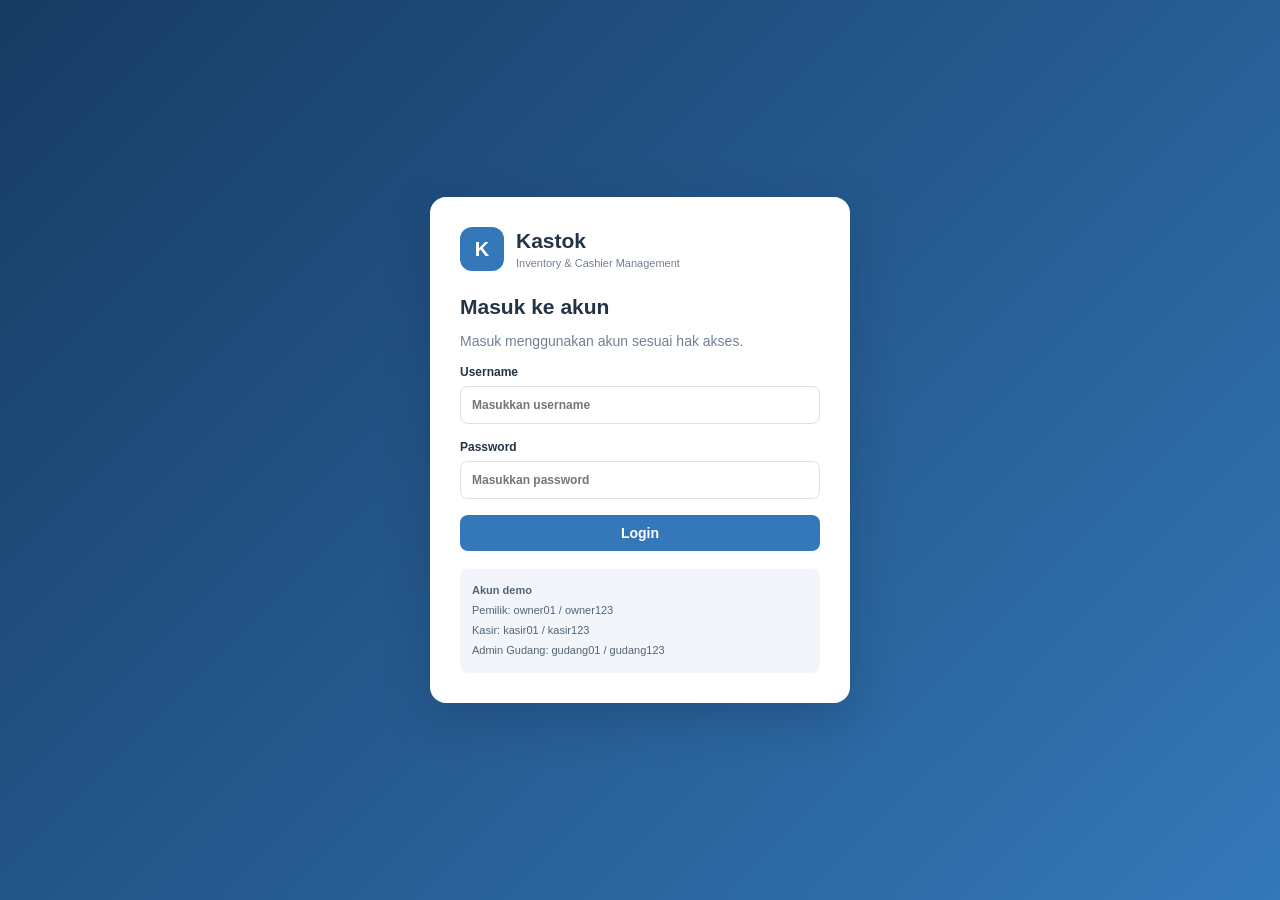
<file: index.html>
<!doctype html>
<html lang="id">
  <head>
    <meta charset="UTF-8" />
    <meta name="viewport" content="width=device-width, initial-scale=1.0" />
    <title>Kastok | Login</title>
    <link rel="stylesheet" href="style.css" />
  </head>
  <body class="login-page">
    <section class="login-card">
      <div class="brand">
        <div class="brand-mark">K</div>
        <div>
          <h1>Kastok</h1>
          <p>Inventory & Cashier Management</p>
        </div>
      </div>

      <h2>Masuk ke akun</h2>
      <p class="muted">Masuk menggunakan akun sesuai hak akses.</p>

      <form id="loginForm">
        <label
          >Username
          <input
            id="username"
            required
            autocomplete="username"
            placeholder="Masukkan username"
          />
        </label>

        <label
          >Password
          <input
            id="password"
            type="password"
            required
            autocomplete="current-password"
            placeholder="Masukkan password"
          />
        </label>

        <button class="btn full" type="submit">Login</button>
        <p id="loginError" class="error"></p>
      </form>

      <div class="demo">
        <b>Akun demo</b><br />
        Pemilik: owner01 / owner123<br />
        Kasir: kasir01 / kasir123<br />
        Admin Gudang: gudang01 / gudang123
      </div>
    </section>

    <script src="app.js"></script>
    <link rel="stylesheet" href="style.css" />
  </body>
</html>
</file>
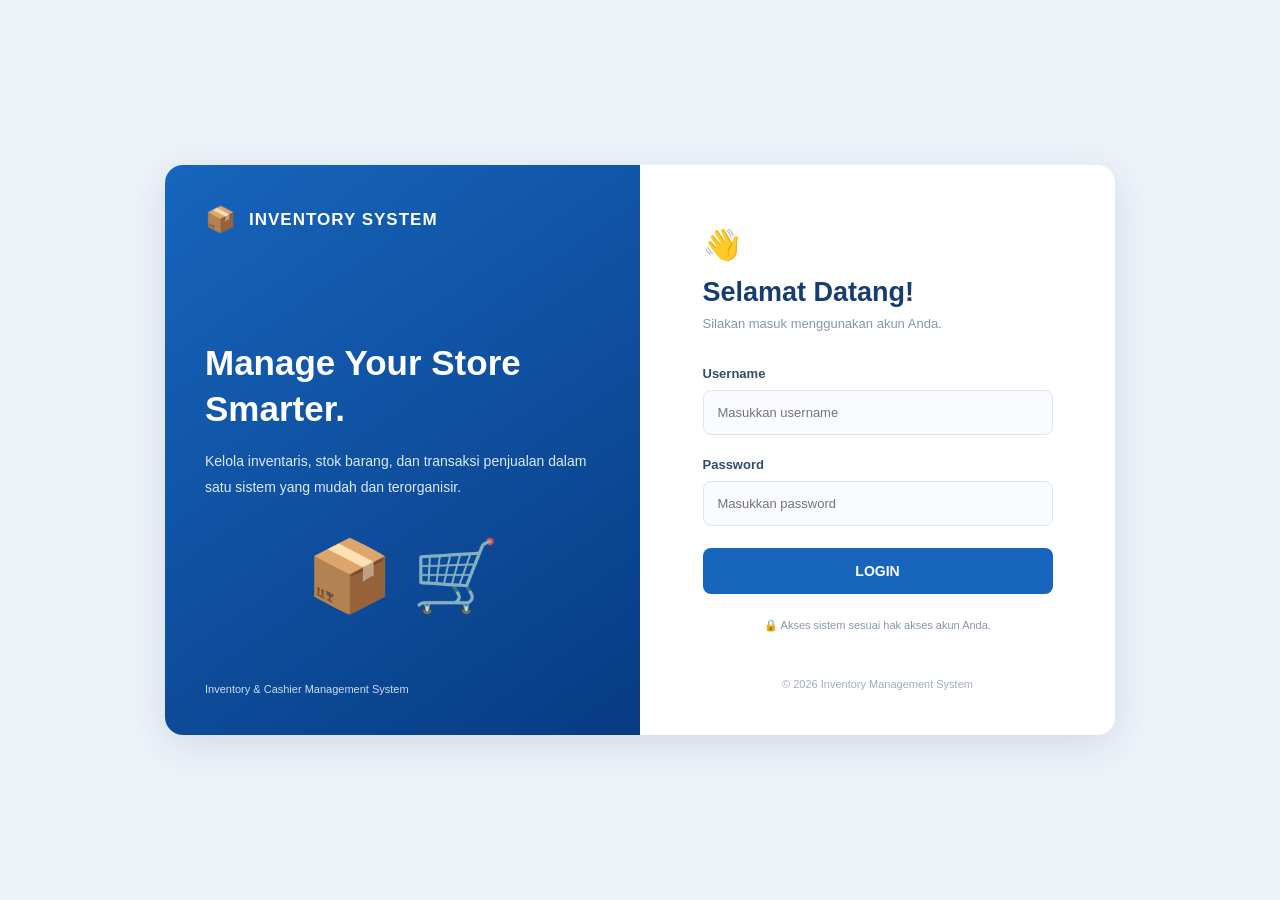
<file: tubez/index.html>
<!doctype html>
<html lang="id">
  <head>
    <meta charset="UTF-8" />
    <meta name="viewport" content="width=device-width, initial-scale=1.0" />
    <title>Login | Inventory System</title>
    <link rel="stylesheet" href="style.css" />
  </head>
  <body>
    <div class="login-container">
      <!-- BAGIAN KIRI -->
      <div class="left-panel">
        <div class="brand">
          <div class="brand-icon">📦</div>
          <span>INVENTORY SYSTEM</span>
        </div>

        <div class="welcome">
          <h1>Manage Your Store Smarter.</h1>

          <p>
            Kelola inventaris, stok barang, dan transaksi penjualan dalam satu
            sistem yang mudah dan terorganisir.
          </p>

          <div class="illustration">📦 🛒</div>
        </div>

        <div class="left-footer">Inventory & Cashier Management System</div>
      </div>

      <!-- BAGIAN KANAN -->
      <div class="right-panel">
        <div class="login-form">
          <div class="form-icon">👋</div>

          <h2>Selamat Datang!</h2>

          <p class="subtitle">Silakan masuk menggunakan akun Anda.</p>

          <form id="loginForm">
            <div class="input-group">
              <label>Username</label>

              <input
                type="text"
                id="username"
                placeholder="Masukkan username"
                required
              />
            </div>

            <div class="input-group">
              <label>Password</label>

              <input
                type="password"
                id="password"
                placeholder="Masukkan password"
                required
              />
            </div>

            <button type="submit">LOGIN</button>
          </form>

          <div class="security-info">
            <span>🔒</span>
            Akses sistem sesuai hak akses akun Anda.
          </div>
        </div>

        <div class="right-footer">© 2026 Inventory Management System</div>
      </div>
    </div>
    <script src="login.js"></script>
  </body>
</html>
</file>
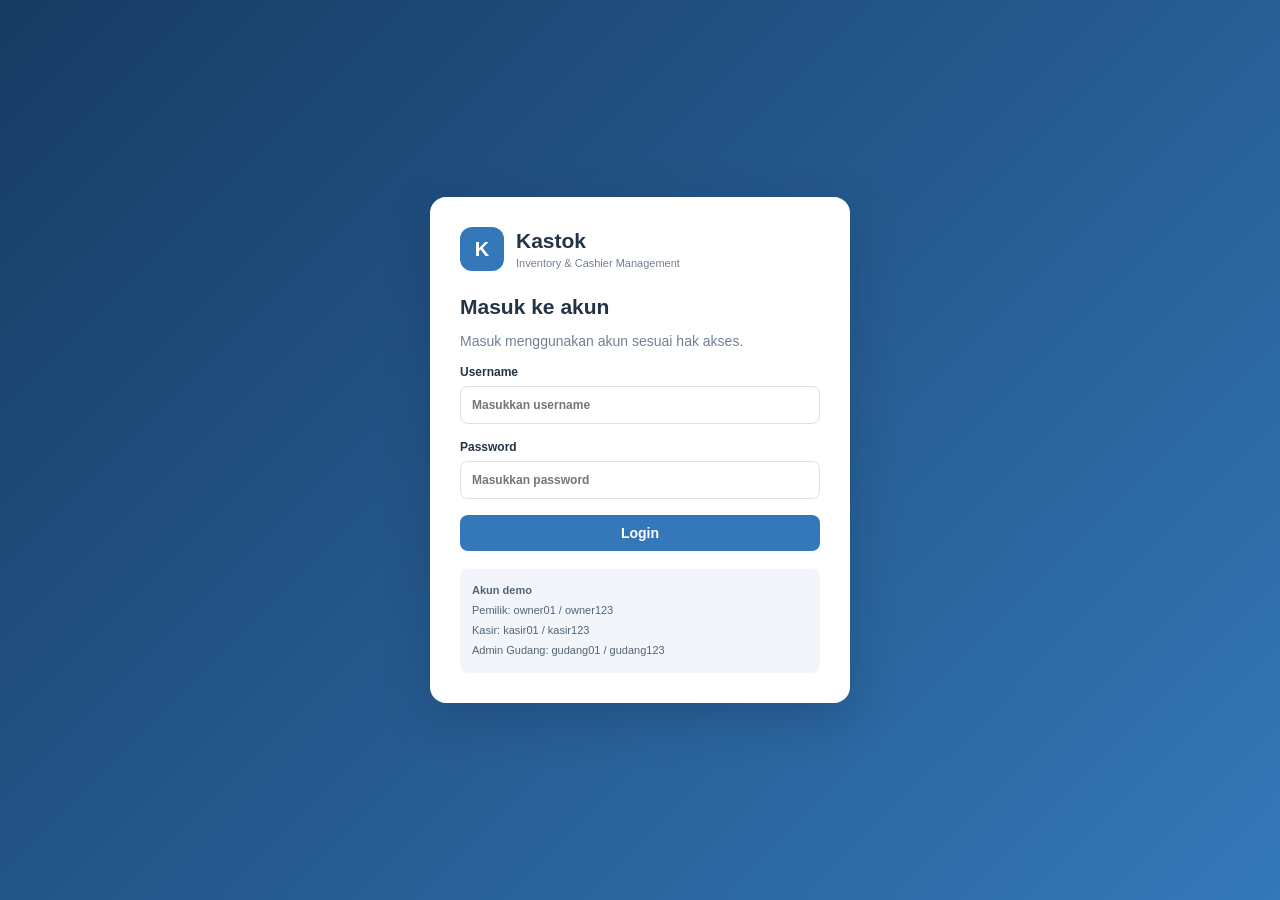
<file: barang.html>
<!doctype html>
<html lang="id">
  <head>
    <meta charset="UTF-8" />
    <meta name="viewport" content="width=device-width, initial-scale=1.0" />
    <title>Kastok | Data Barang</title>
    <link rel="stylesheet" href="style.css" />
  </head>
  <body>
    <div class="layout">
      <aside class="sidebar">
        <a class="brand side-brand" href="dashboard.html">
          <div class="brand-mark">K</div>
          <div>
            <h2>Kastok</h2>
            <p>Inventory Management</p>
          </div>
        </a>
        <nav id="navigation"></nav>
        <div class="side-user">
          <b id="sideName"></b>
          <span id="sideRole"></span>
          <button id="logoutBtn" class="btn btn-ghost full">Logout</button>
        </div>
      </aside>
      <main class="main">
        <header class="topbar">
          <div>
            <h3>Data Barang</h3>
            <p>Sistem Manajemen Inventaris dan Kasir Toko</p>
          </div>
          <div class="user-info">
            <b id="topName"></b><span id="topRole"></span>
          </div>
        </header>
        <section class="content"><div id="pageContent"></div></section>
      </main>
    </div>
    <div id="modalRoot"></div>
    <div id="printArea"></div>
    <script src="app.js"></script>
    <link rel="stylesheet" href="style.css" />
  </body>
</html>
</file>
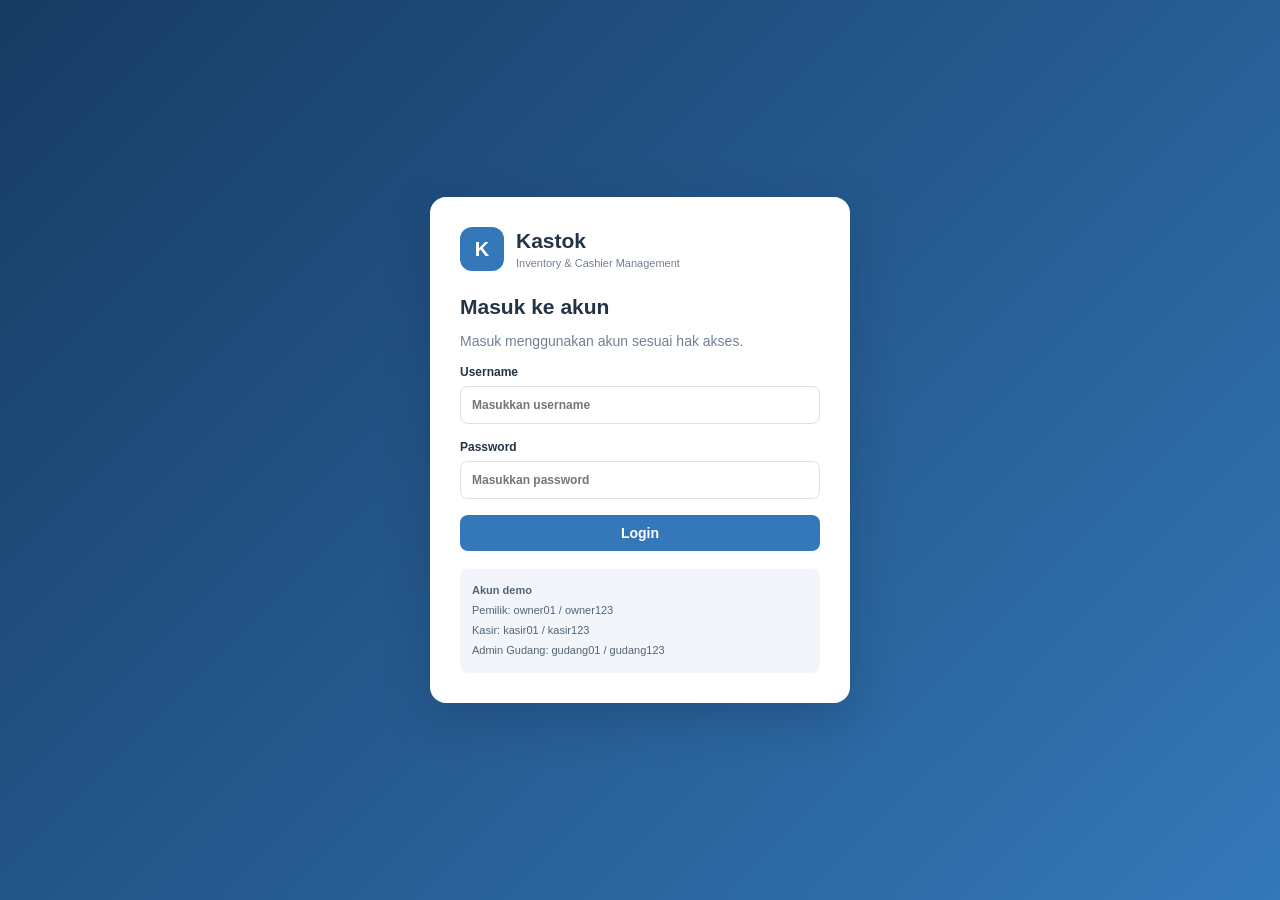
<file: bukti.html>
<!doctype html>
<html lang="id">
  <head>
    <meta charset="UTF-8" />
    <meta name="viewport" content="width=device-width, initial-scale=1.0" />
    <title>Kastok | Bukti Transaksi</title>
    <link rel="stylesheet" href="style.css" />
  </head>
  <body>
    <div class="layout">
      <aside class="sidebar">
        <a class="brand side-brand" href="dashboard.html">
          <div class="brand-mark">K</div>
          <div>
            <h2>Kastok</h2>
            <p>Inventory Management</p>
          </div>
        </a>
        <nav id="navigation"></nav>
        <div class="side-user">
          <b id="sideName"></b>
          <span id="sideRole"></span>
          <button id="logoutBtn" class="btn btn-ghost full">Logout</button>
        </div>
      </aside>
      <main class="main">
        <header class="topbar">
          <div>
            <h3>Bukti Transaksi</h3>
            <p>Sistem Manajemen Inventaris dan Kasir Toko</p>
          </div>
          <div class="user-info">
            <b id="topName"></b><span id="topRole"></span>
          </div>
        </header>
        <section class="content"><div id="pageContent"></div></section>
      </main>
    </div>
    <div id="modalRoot"></div>
    <div id="printArea"></div>
    <script src="app.js"></script>
    <link rel="stylesheet" href="style.css" />
  </body>
</html>
</file>
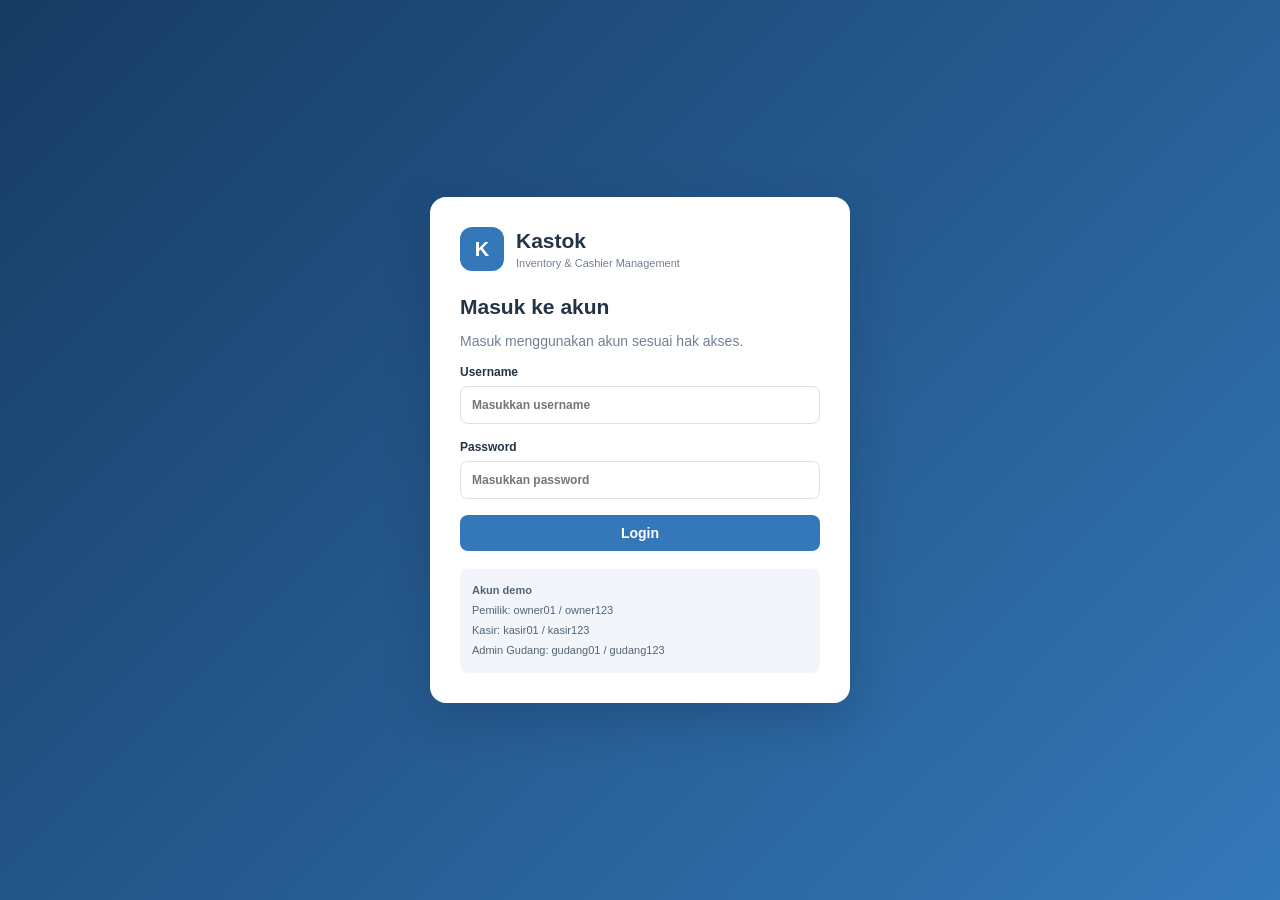
<file: dashboard.html>
<!doctype html>
<html lang="id">
  <head>
    <meta charset="UTF-8" />
    <meta name="viewport" content="width=device-width, initial-scale=1.0" />
    <title>Kastok | Dashboard</title>
    <link rel="stylesheet" href="style.css" />
  </head>
  <body>
    <div class="layout">
      <aside class="sidebar">
        <a class="brand side-brand" href="dashboard.html">
          <div class="brand-mark">K</div>
          <div>
            <h2>Kastok</h2>
            <p>Inventory Management</p>
          </div>
        </a>

        <nav id="navigation"></nav>

        <div class="side-user">
          <b id="sideName"></b>
          <span id="sideRole"></span>
          <button id="logoutBtn" class="btn btn-ghost full">Logout</button>
        </div>
      </aside>

      <main class="main">
        <header class="topbar">
          <div>
            <h3>Dashboard</h3>
            <p>Sistem Manajemen Inventaris dan Kasir Toko</p>
          </div>
          <div class="user-info">
            <b id="topName"></b>
            <span id="topRole"></span>
          </div>
        </header>

        <section class="content">
          <div id="pageContent"></div>
        </section>
      </main>
    </div>

    <div id="modalRoot"></div>
    <div id="printArea"></div>

    <script src="app.js"></script>
    <link rel="stylesheet" href="style.css" />
  </body>
</html>
</file>
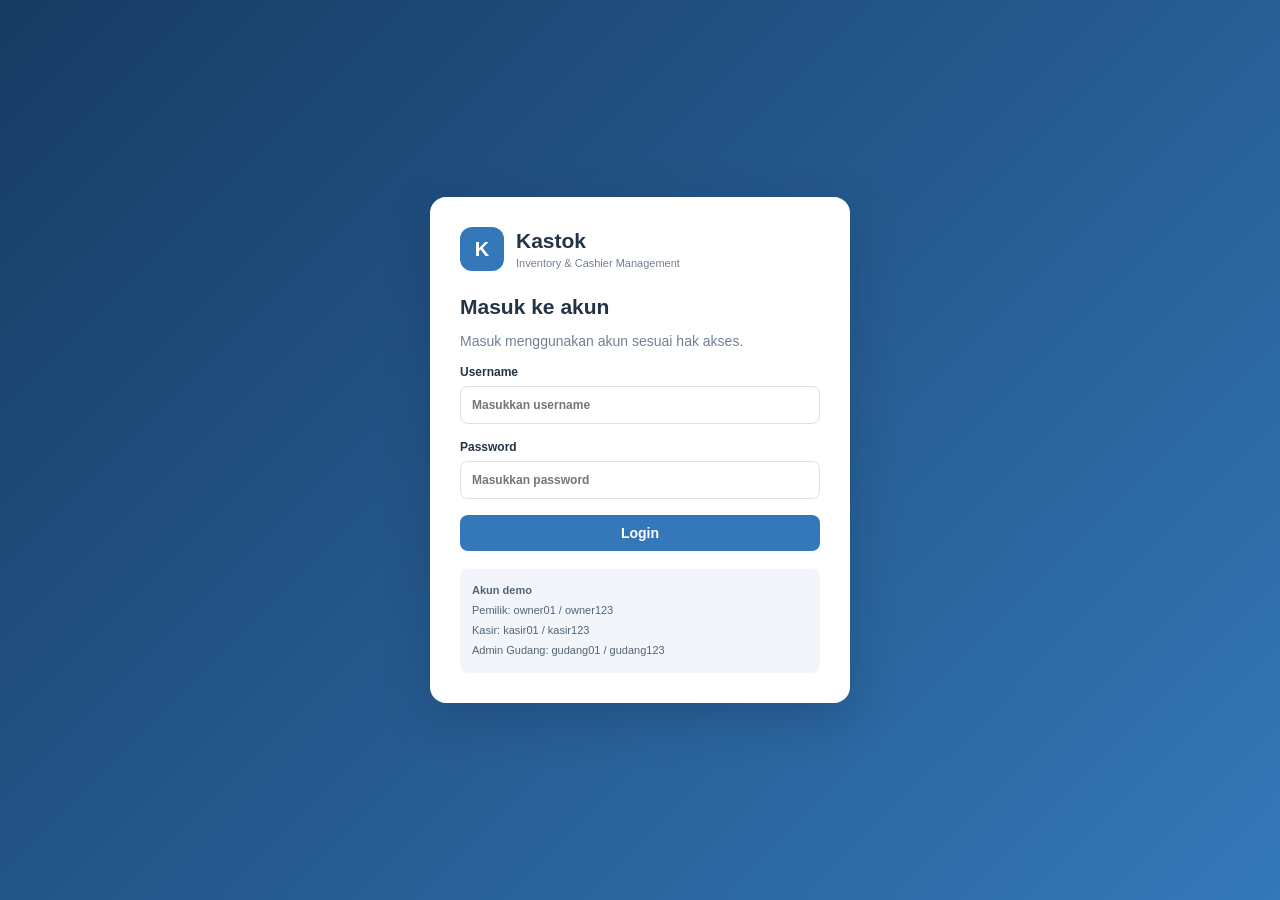
<file: laporan.html>
<!doctype html>
<html lang="id">
  <head>
    <meta charset="UTF-8" />
    <meta name="viewport" content="width=device-width, initial-scale=1.0" />
    <title>Kastok | Laporan Penjualan</title>
    <link rel="stylesheet" href="style.css" />
  </head>
  <body>
    <div class="layout">
      <aside class="sidebar">
        <a class="brand side-brand" href="dashboard.html">
          <div class="brand-mark">K</div>
          <div>
            <h2>Kastok</h2>
            <p>Inventory Management</p>
          </div>
        </a>
        <nav id="navigation"></nav>
        <div class="side-user">
          <b id="sideName"></b>
          <span id="sideRole"></span>
          <button id="logoutBtn" class="btn btn-ghost full">Logout</button>
        </div>
      </aside>
      <main class="main">
        <header class="topbar">
          <div>
            <h3>Laporan Penjualan</h3>
            <p>Sistem Manajemen Inventaris dan Kasir Toko</p>
          </div>
          <div class="user-info">
            <b id="topName"></b><span id="topRole"></span>
          </div>
        </header>
        <section class="content"><div id="pageContent"></div></section>
      </main>
    </div>
    <div id="modalRoot"></div>
    <div id="printArea"></div>
    <script src="app.js"></script>
    <link rel="stylesheet" href="style.css" />
  </body>
</html>
</file>
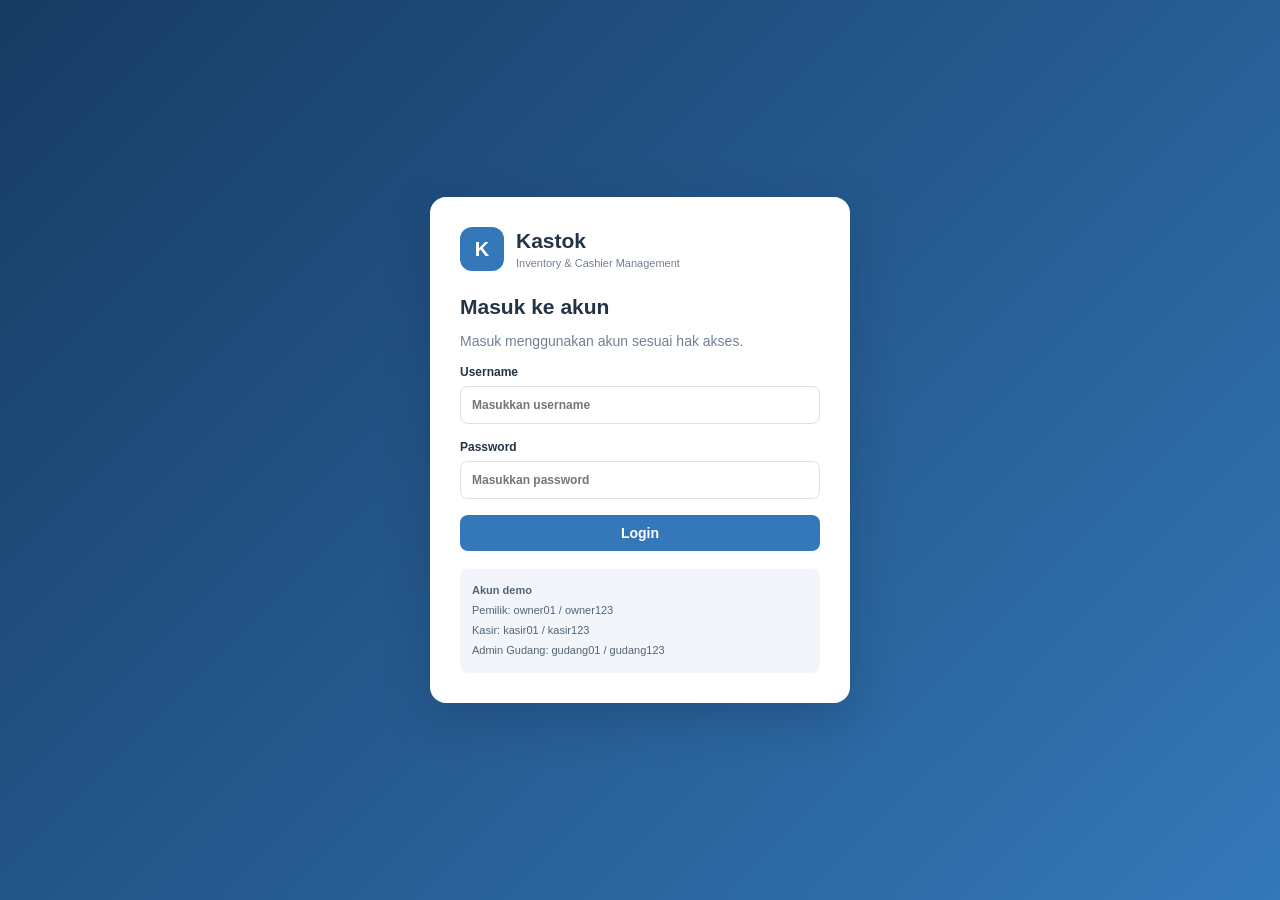
<file: pengajuan.html>
<!doctype html>
<html lang="id">
  <head>
    <meta charset="UTF-8" />
    <meta name="viewport" content="width=device-width, initial-scale=1.0" />
    <title>Kastok | Pengajuan Perubahan</title>
    <link rel="stylesheet" href="style.css" />
  </head>
  <body>
    <div class="layout">
      <aside class="sidebar">
        <a class="brand side-brand" href="dashboard.html">
          <div class="brand-mark">K</div>
          <div>
            <h2>Kastok</h2>
            <p>Inventory Management</p>
          </div>
        </a>
        <nav id="navigation"></nav>
        <div class="side-user">
          <b id="sideName"></b>
          <span id="sideRole"></span>
          <button id="logoutBtn" class="btn btn-ghost full">Logout</button>
        </div>
      </aside>
      <main class="main">
        <header class="topbar">
          <div>
            <h3>Pengajuan Perubahan</h3>
            <p>Sistem Manajemen Inventaris dan Kasir Toko</p>
          </div>
          <div class="user-info">
            <b id="topName"></b><span id="topRole"></span>
          </div>
        </header>
        <section class="content"><div id="pageContent"></div></section>
      </main>
    </div>
    <div id="modalRoot"></div>
    <div id="printArea"></div>
    <script src="app.js"></script>
    <link rel="stylesheet" href="style.css" />
  </body>
</html>
</file>
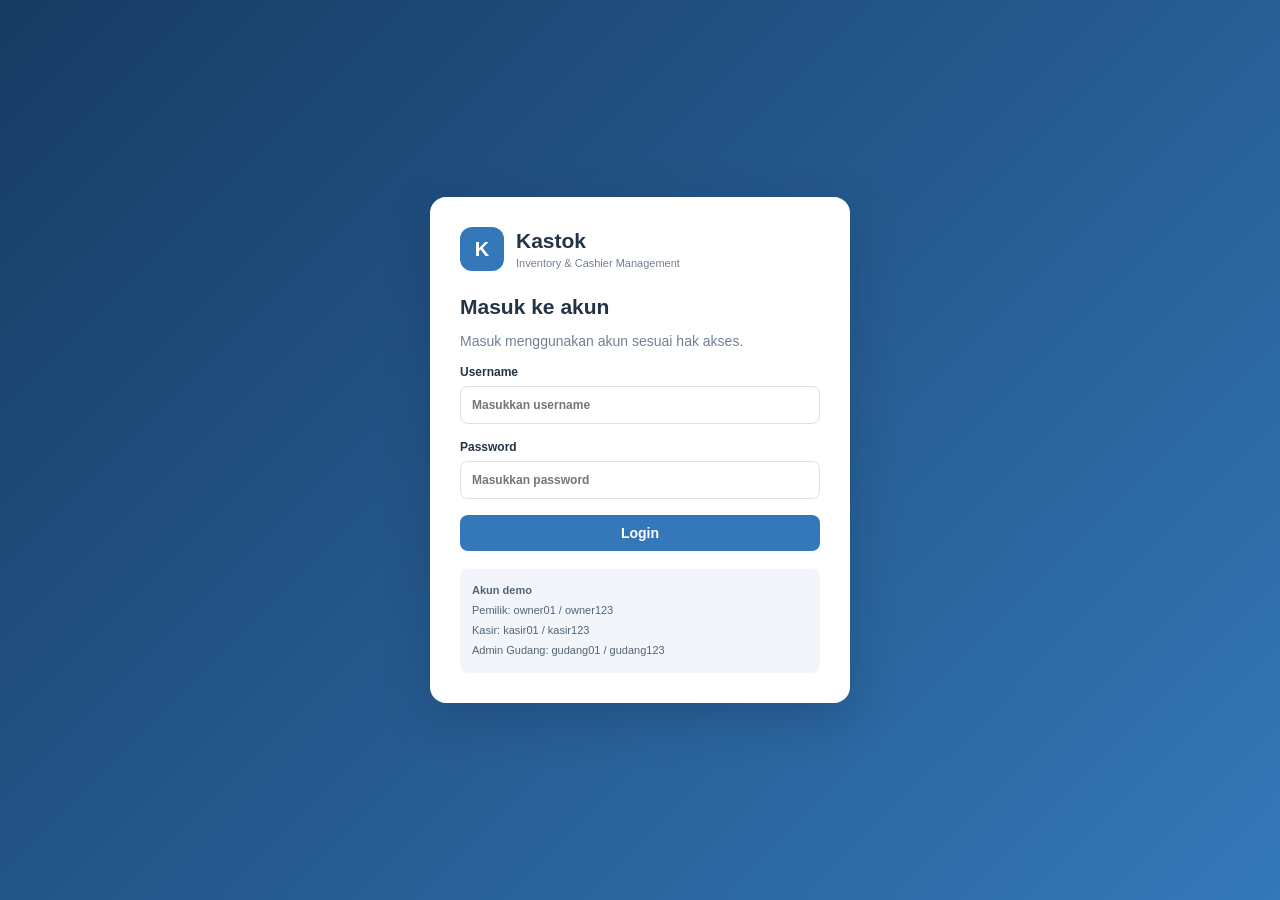
<file: riwayat.html>
<!doctype html>
<html lang="id">
  <head>
    <meta charset="UTF-8" />
    <meta name="viewport" content="width=device-width, initial-scale=1.0" />
    <title>Kastok | Riwayat Transaksi</title>
    <link rel="stylesheet" href="style.css" />
  </head>
  <body>
    <div class="layout">
      <aside class="sidebar">
        <a class="brand side-brand" href="dashboard.html">
          <div class="brand-mark">K</div>
          <div>
            <h2>Kastok</h2>
            <p>Inventory Management</p>
          </div>
        </a>
        <nav id="navigation"></nav>
        <div class="side-user">
          <b id="sideName"></b>
          <span id="sideRole"></span>
          <button id="logoutBtn" class="btn btn-ghost full">Logout</button>
        </div>
      </aside>
      <main class="main">
        <header class="topbar">
          <div>
            <h3>Riwayat Transaksi</h3>
            <p>Sistem Manajemen Inventaris dan Kasir Toko</p>
          </div>
          <div class="user-info">
            <b id="topName"></b><span id="topRole"></span>
          </div>
        </header>
        <section class="content"><div id="pageContent"></div></section>
      </main>
    </div>
    <div id="modalRoot"></div>
    <div id="printArea"></div>
    <script src="app.js"></script>
    <link rel="stylesheet" href="style.css" />
  </body>
</html>
</file>
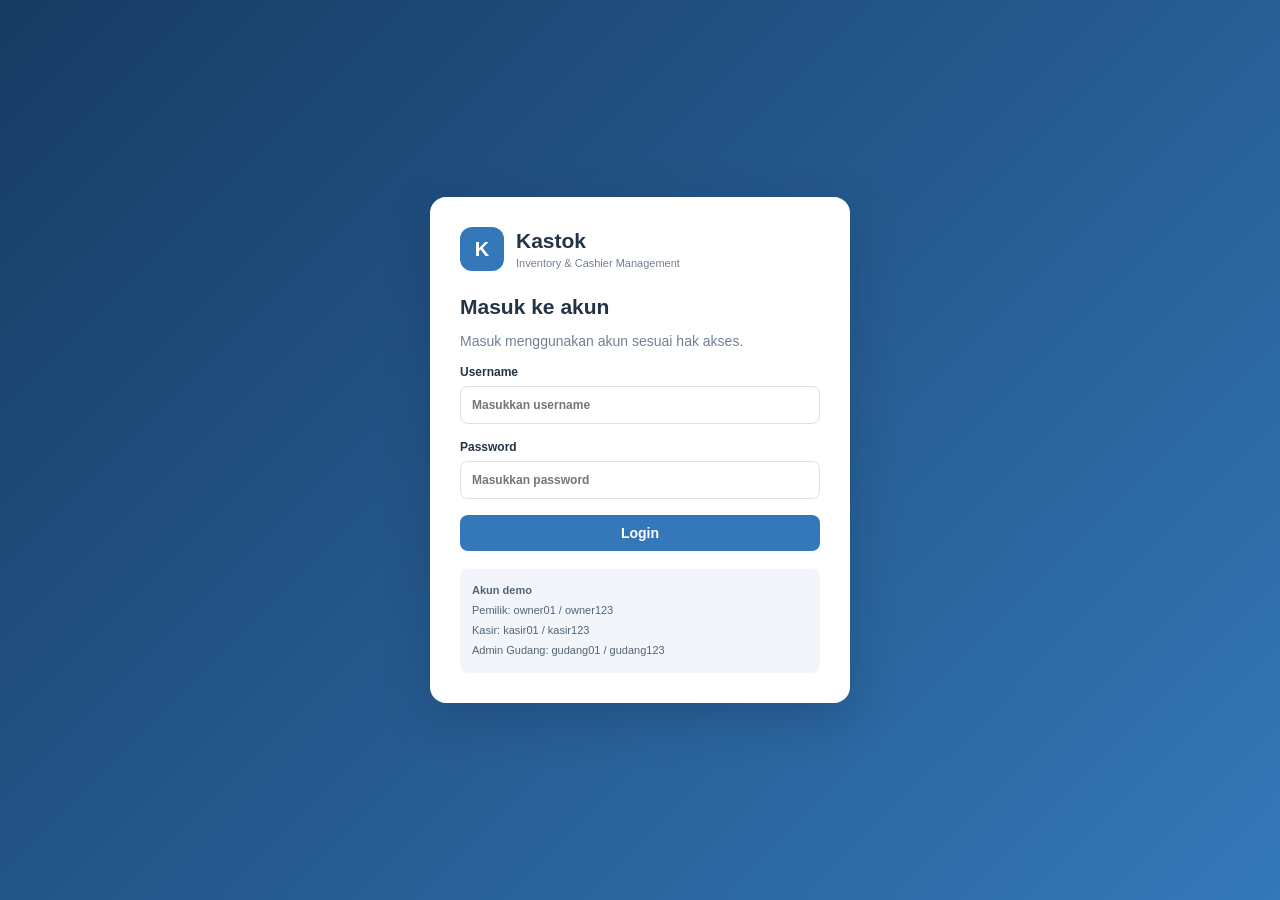
<file: stok.html>
<!doctype html>
<html lang="id">
  <head>
    <meta charset="UTF-8" />
    <meta name="viewport" content="width=device-width, initial-scale=1.0" />
    <title>Kastok | Manajemen Stok</title>
    <link rel="stylesheet" href="style.css" />
  </head>
  <body>
    <div class="layout">
      <aside class="sidebar">
        <a class="brand side-brand" href="dashboard.html">
          <div class="brand-mark">K</div>
          <div>
            <h2>Kastok</h2>
            <p>Inventory Management</p>
          </div>
        </a>
        <nav id="navigation"></nav>
        <div class="side-user">
          <b id="sideName"></b>
          <span id="sideRole"></span>
          <button id="logoutBtn" class="btn btn-ghost full">Logout</button>
        </div>
      </aside>
      <main class="main">
        <header class="topbar">
          <div>
            <h3>Manajemen Stok</h3>
            <p>Sistem Manajemen Inventaris dan Kasir Toko</p>
          </div>
          <div class="user-info">
            <b id="topName"></b><span id="topRole"></span>
          </div>
        </header>
        <section class="content"><div id="pageContent"></div></section>
      </main>
    </div>
    <div id="modalRoot"></div>
    <div id="printArea"></div>
    <script src="app.js"></script>
    <link rel="stylesheet" href="style.css" />
  </body>
</html>
</file>
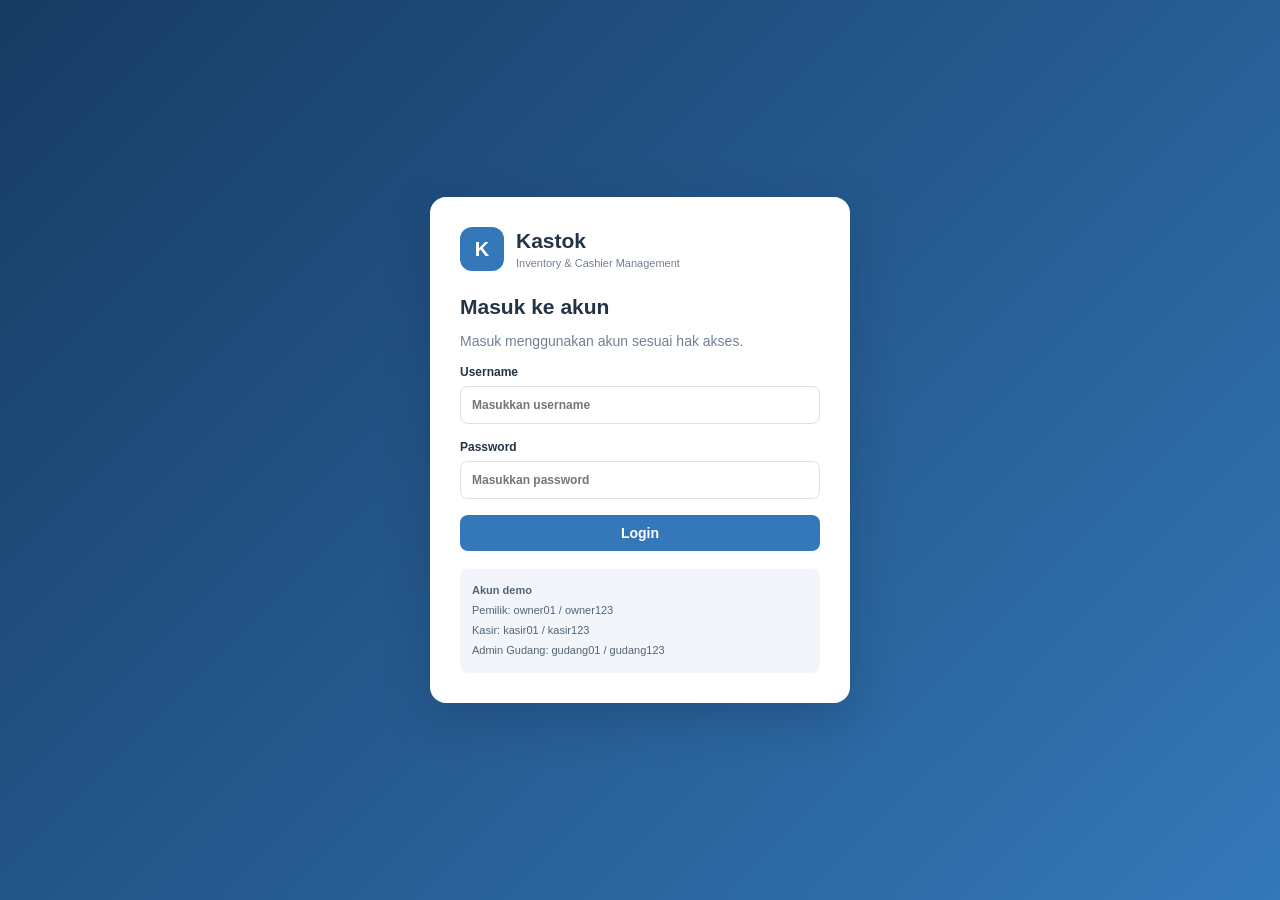
<file: transaksi.html>
<!doctype html>
<html lang="id">
  <head>
    <meta charset="UTF-8" />
    <meta name="viewport" content="width=device-width, initial-scale=1.0" />
    <title>Kastok | Transaksi Penjualan</title>
    <link rel="stylesheet" href="style.css" />
  </head>
  <body>
    <div class="layout">
      <aside class="sidebar">
        <a class="brand side-brand" href="dashboard.html">
          <div class="brand-mark">K</div>
          <div>
            <h2>Kastok</h2>
            <p>Inventory Management</p>
          </div>
        </a>
        <nav id="navigation"></nav>
        <div class="side-user">
          <b id="sideName"></b>
          <span id="sideRole"></span>
          <button id="logoutBtn" class="btn btn-ghost full">Logout</button>
        </div>
      </aside>
      <main class="main">
        <header class="topbar">
          <div>
            <h3>Transaksi Penjualan</h3>
            <p>Sistem Manajemen Inventaris dan Kasir Toko</p>
          </div>
          <div class="user-info">
            <b id="topName"></b><span id="topRole"></span>
          </div>
        </header>
        <section class="content"><div id="pageContent"></div></section>
      </main>
    </div>
    <div id="modalRoot"></div>
    <div id="printArea"></div>
    <script src="app.js"></script>
    <link rel="stylesheet" href="style.css" />
  </body>
</html>
</file>
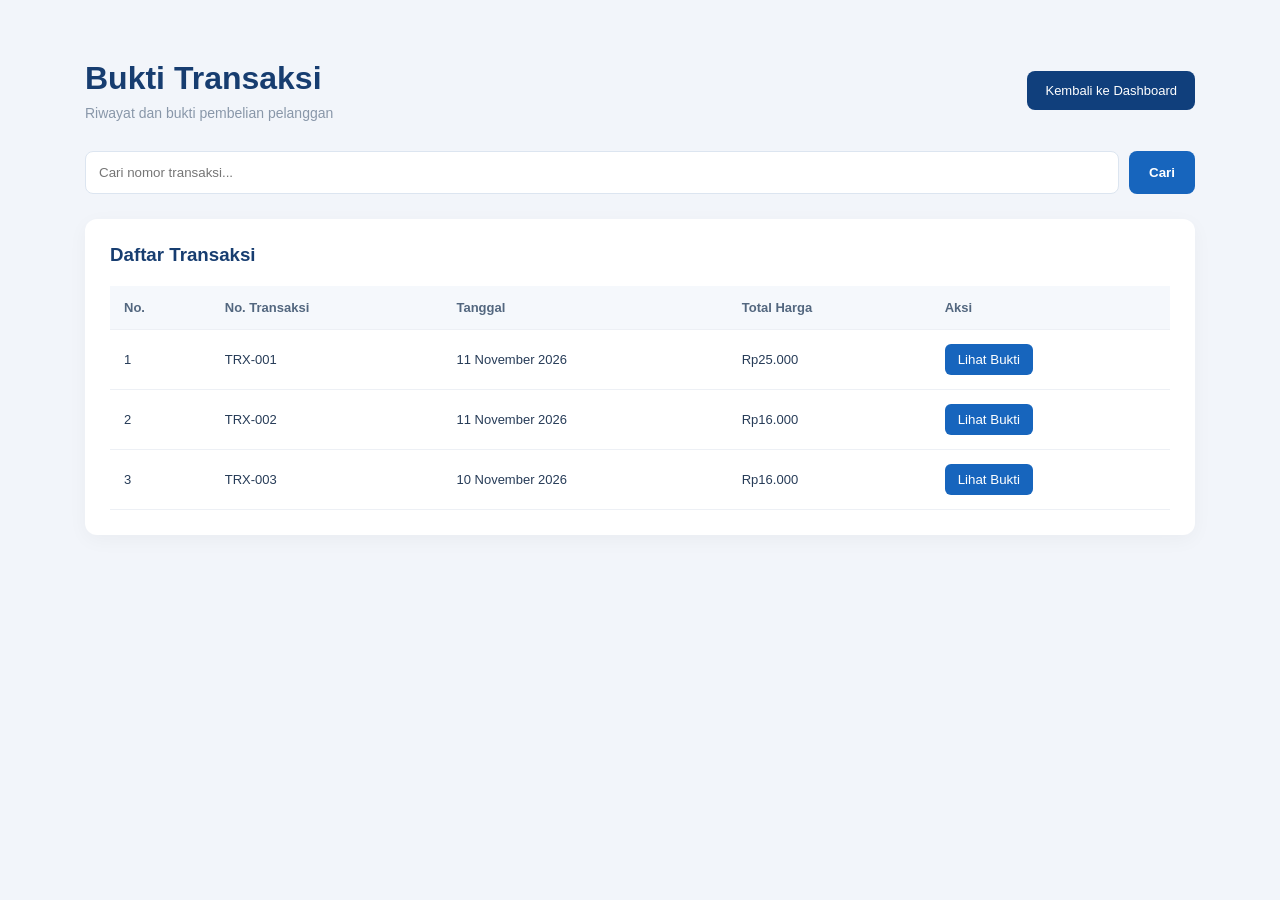
<file: tubez/buktitransaksi.html>
<!doctype html>
<html lang="id">
  <head>
    <meta charset="UTF-8" />
    <meta name="viewport" content="width=device-width, initial-scale=1.0" />
    <title>Bukti Transaksi</title>
    <link rel="stylesheet" href="buktitransaksi.css" />
  </head>
  <body>
    <div class="container">
      <div class="header">
        <div>
          <h1>Bukti Transaksi</h1>
          <p>Riwayat dan bukti pembelian pelanggan</p>
        </div>

        <a href="dashboard.html" class="back-button"> Kembali ke Dashboard </a>
      </div>

      <div class="search-box">
        <input
          type="text"
          id="searchInput"
          placeholder="Cari nomor transaksi..."
        />

        <button onclick="searchTransaction()">Cari</button>
      </div>

      <div class="transaction-card">
        <h3>Daftar Transaksi</h3>

        <table>
          <thead>
            <tr>
              <th>No.</th>
              <th>No. Transaksi</th>
              <th>Tanggal</th>
              <th>Total Harga</th>
              <th>Aksi</th>
            </tr>
          </thead>

          <tbody id="transactionList"></tbody>
        </table>
      </div>

      <!-- DETAIL BUKTI TRANSAKSI -->
      <div class="receipt-card" id="receiptCard">
        <div class="receipt-header">
          <h2>INVENTORY STORE</h2>
          <p>Bukti Pembelian</p>
          <span class="status">Transaksi Berhasil</span>
        </div>

        <div class="receipt-info">
          <p>No. Transaksi: <strong id="receiptNumber"></strong></p>
          <p>Tanggal: <strong id="receiptDate"></strong></p>
          <p>Kasir: <strong id="receiptCashier"></strong></p>
        </div>

        <hr />

        <h3>Daftar Barang</h3>

        <table>
          <thead>
            <tr>
              <th>Nama Barang</th>
              <th>Jumlah</th>
              <th>Harga</th>
              <th>Subtotal</th>
            </tr>
          </thead>

          <tbody id="receiptItems"></tbody>
        </table>

        <hr />

        <div class="payment-detail">
          <p>Total Harga: <strong id="receiptTotal"></strong></p>
          <p>Pembayaran: <strong id="receiptPayment"></strong></p>
          <p>Kembalian: <strong id="receiptChange"></strong></p>
        </div>

        <div class="receipt-footer">
          <p>Terima kasih telah berbelanja!</p>
        </div>

        <button class="print-button" onclick="printReceipt()">
          Cetak Bukti Transaksi
        </button>
      </div>
    </div>

    <script src="buktitransaksi.js"></script>
  </body>
</html>
</file>
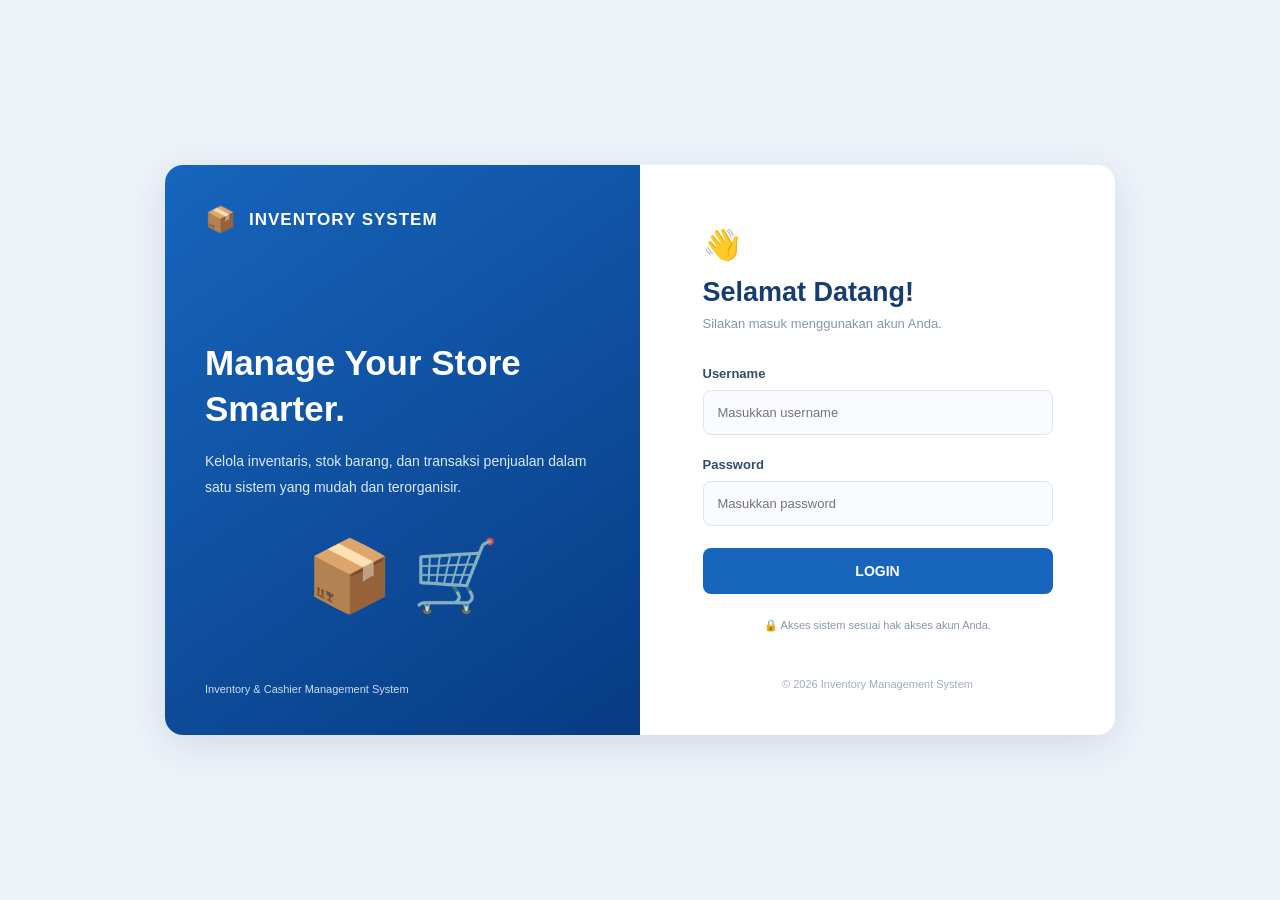
<file: tubez/dashboard.html>
<!DOCTYPE html>
<html lang="id">
<head>
    <meta charset="UTF-8">
    <meta name="viewport" content="width=device-width, initial-scale=1.0">
    <title>Dashboard Inventory</title>
    <link rel="stylesheet" href="dashboard.css">
</head>
<body>

    <div id="dashboard"></div>

    <!-- Popup Logout -->
    <div class="logout-overlay" id="logoutModal">
        <div class="logout-box">

            <div class="logout-icon">↪</div>

            <h2>Konfirmasi Logout</h2>

            <p>Apakah Anda yakin ingin keluar dari sistem?</p>

            <div class="logout-actions">
                <button class="btn-cancel" onclick="closeLogout()">
                    Batal
                </button>

                <button class="btn-logout" onclick="confirmLogout()">
                    Ya, Logout
                </button>
            </div>

        </div>
    </div>

    <script src="dashboard.js"></script>

</body>
</html>
</file>
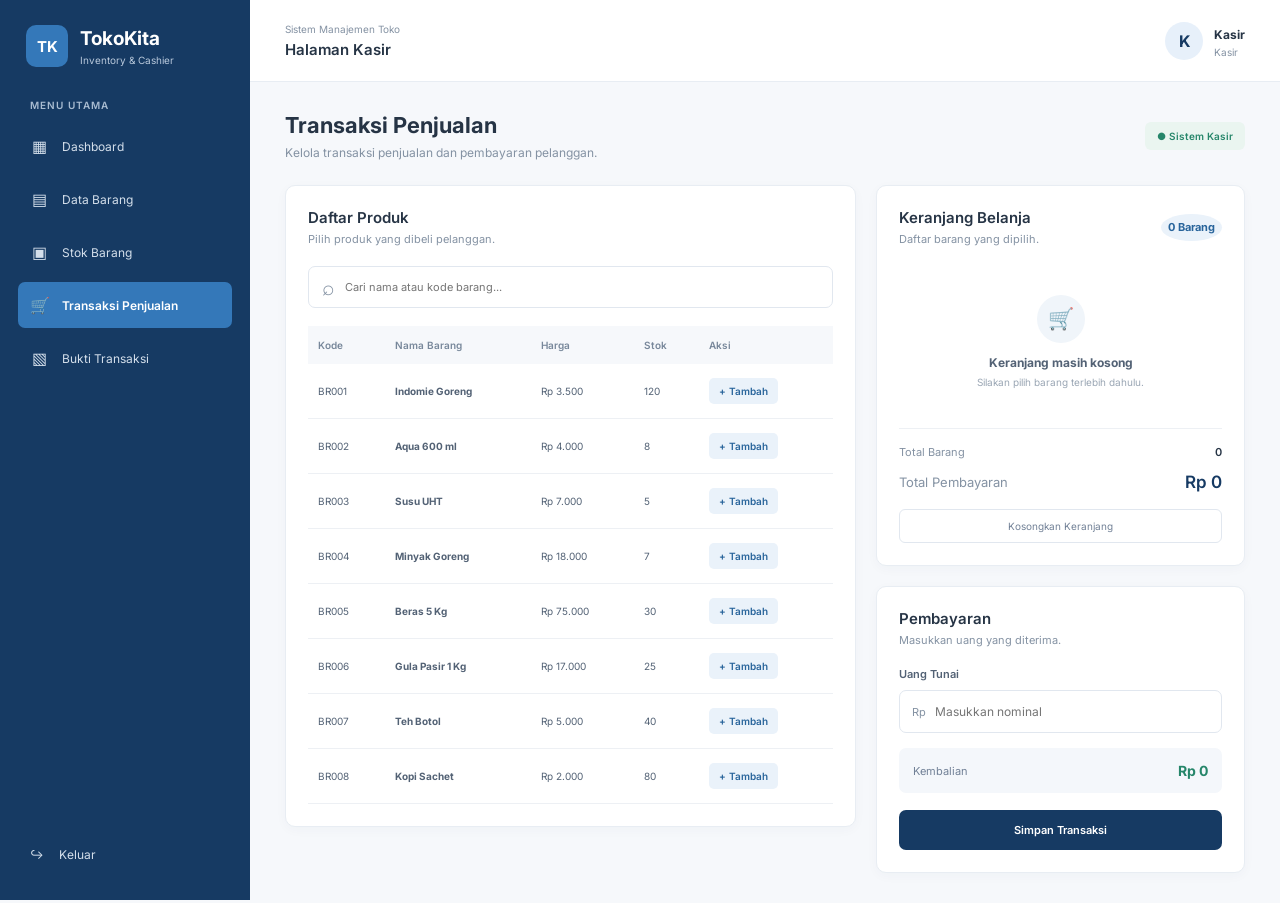
<file: tubez/transaksi.html>
<!DOCTYPE html>
<html lang="id">
<head>
    <meta charset="UTF-8">
    <meta name="viewport" content="width=device-width, initial-scale=1.0">
    <title>Transaksi Penjualan | TokoKita</title>
    <link rel="stylesheet" href="transaksi.css">
</head>
<body>

    <!-- SIDEBAR -->
    <aside class="sidebar">
        <div class="brand">
            <div class="brand-icon">TK</div>
            <div>
                <h2>TokoKita</h2>
                <p>Inventory & Cashier</p>
            </div>
        </div>

        <div class="menu-label">MENU UTAMA</div>

        <nav class="sidebar-menu">
            <a href="dashboard.html" class="menu-item">
                <span class="menu-icon">▦</span>
                <span>Dashboard</span>
            </a>

            <a href="#" class="menu-item">
                <span class="menu-icon">▤</span>
                <span>Data Barang</span>
            </a>

            <a href="#" class="menu-item">
                <span class="menu-icon">▣</span>
                <span>Stok Barang</span>
            </a>

            <a href="transaksi.html" class="menu-item active">
                <span class="menu-icon">🛒</span>
                <span>Transaksi Penjualan</span>
            </a>

            <a href="#" class="menu-item">
                <span class="menu-icon">▧</span>
                <span>Bukti Transaksi</span>
            </a>
        </nav>

        <div class="sidebar-bottom">
            <button class="logout-button" onclick="logout()">
                <span>↪</span> Keluar
            </button>
        </div>
    </aside>

    <!-- MAIN CONTENT -->
    <main class="main-content">

        <!-- TOPBAR -->
        <header class="topbar">
            <div>
                <p class="topbar-subtitle">Sistem Manajemen Toko</p>
                <h3>Halaman Kasir</h3>
            </div>

            <div class="user-profile">
                <div class="user-avatar">K</div>
                <div>
                    <strong id="cashierName">Kasir</strong>
                    <p>Kasir</p>
                </div>
            </div>
        </header>

        <!-- CONTENT -->
        <section class="content">

            <div class="page-heading">
                <div>
                    <h1>Transaksi Penjualan</h1>
                    <p>Kelola transaksi penjualan dan pembayaran pelanggan.</p>
                </div>
                <span class="page-status">● Sistem Kasir</span>
            </div>

            <div class="transaction-layout">

                <!-- DAFTAR PRODUK -->
                <section class="panel product-panel">
                    <div class="panel-header">
                        <div>
                            <h2>Daftar Produk</h2>
                            <p>Pilih produk yang dibeli pelanggan.</p>
                        </div>
                    </div>

                    <div class="search-box">
                        <span>⌕</span>
                        <input
                            type="text"
                            id="searchProduct"
                            placeholder="Cari nama atau kode barang..."
                        >
                    </div>

                    <div class="table-wrapper">
                        <table class="product-table">
                            <thead>
                                <tr>
                                    <th>Kode</th>
                                    <th>Nama Barang</th>
                                    <th>Harga</th>
                                    <th>Stok</th>
                                    <th>Aksi</th>
                                </tr>
                            </thead>
                            <tbody id="productTable">
                                <!-- Produk ditampilkan melalui JavaScript -->
                            </tbody>
                        </table>
                    </div>
                </section>

                <!-- KERANJANG DAN PEMBAYARAN -->
                <section class="right-panel">

                    <div class="panel cart-panel">
                        <div class="panel-header cart-heading">
                            <div>
                                <h2>Keranjang Belanja</h2>
                                <p>Daftar barang yang dipilih.</p>
                            </div>
                            <span class="cart-badge" id="cartCount">0</span>
                        </div>

                        <div class="cart-items" id="cartItems">
                            <div class="empty-cart">
                                <div class="empty-icon">🛒</div>
                                <h3>Keranjang masih kosong</h3>
                                <p>Silakan pilih produk untuk memulai transaksi.</p>
                            </div>
                        </div>

                        <div class="cart-summary">
                            <div class="summary-row">
                                <span>Total Barang</span>
                                <strong id="totalItems">0</strong>
                            </div>
                            <div class="summary-row total-row">
                                <span>Total Pembayaran</span>
                                <strong id="totalPrice">Rp0</strong>
                            </div>
                        </div>

                        <button type="button" class="clear-button" id="clearCart">
                            Kosongkan Keranjang
                        </button>
                    </div>

                    <div class="panel payment-panel">
                        <div class="panel-header">
                            <div>
                                <h2>Pembayaran</h2>
                                <p>Masukkan uang yang diterima.</p>
                            </div>
                        </div>

                        <label for="paymentAmount">Uang Tunai</label>
                        <div class="input-money">
                            <span>Rp</span>
                            <input
                                type="number"
                                id="paymentAmount"
                                placeholder="Masukkan nominal"
                                min="0"
                            >
                        </div>

                        <div class="change-box">
                            <span>Kembalian</span>
                            <strong id="changeAmount">Rp0</strong>
                        </div>

                        <button
                            type="button"
                            class="process-button"
                            id="processTransaction"
                        >
                            Simpan Transaksi
                        </button>
                    </div>

                </section>
            </div>
        </section>
    </main>

    <!-- MODAL STRUK -->
    <div class="modal-overlay" id="receiptModal">
        <div class="receipt-modal">
            <div class="receipt-header">
                <h2>Transaksi Berhasil</h2>
                <p>Berikut bukti transaksi pelanggan.</p>
            </div>

            <div id="receiptContent">
                <!-- Isi struk dibuat melalui JavaScript -->
            </div>

            <div class="receipt-actions">
                <button type="button" onclick="window.print()" class="print-button">
                    Cetak Struk
                </button>
                <button type="button" onclick="closeReceipt()" class="close-button">
                    Tutup
                </button>
            </div>
        </div>
    </div>

    <script>
        function logout() {
            if (confirm("Apakah kamu yakin ingin keluar?")) {
                sessionStorage.clear();
                window.location.href = "index.html";
            }
        }

        function closeReceipt() {
            document.getElementById("receiptModal").style.display = "none";
        }
    </script>

    <script src="transaksi.js"></script>
</body>
</html>
</file>
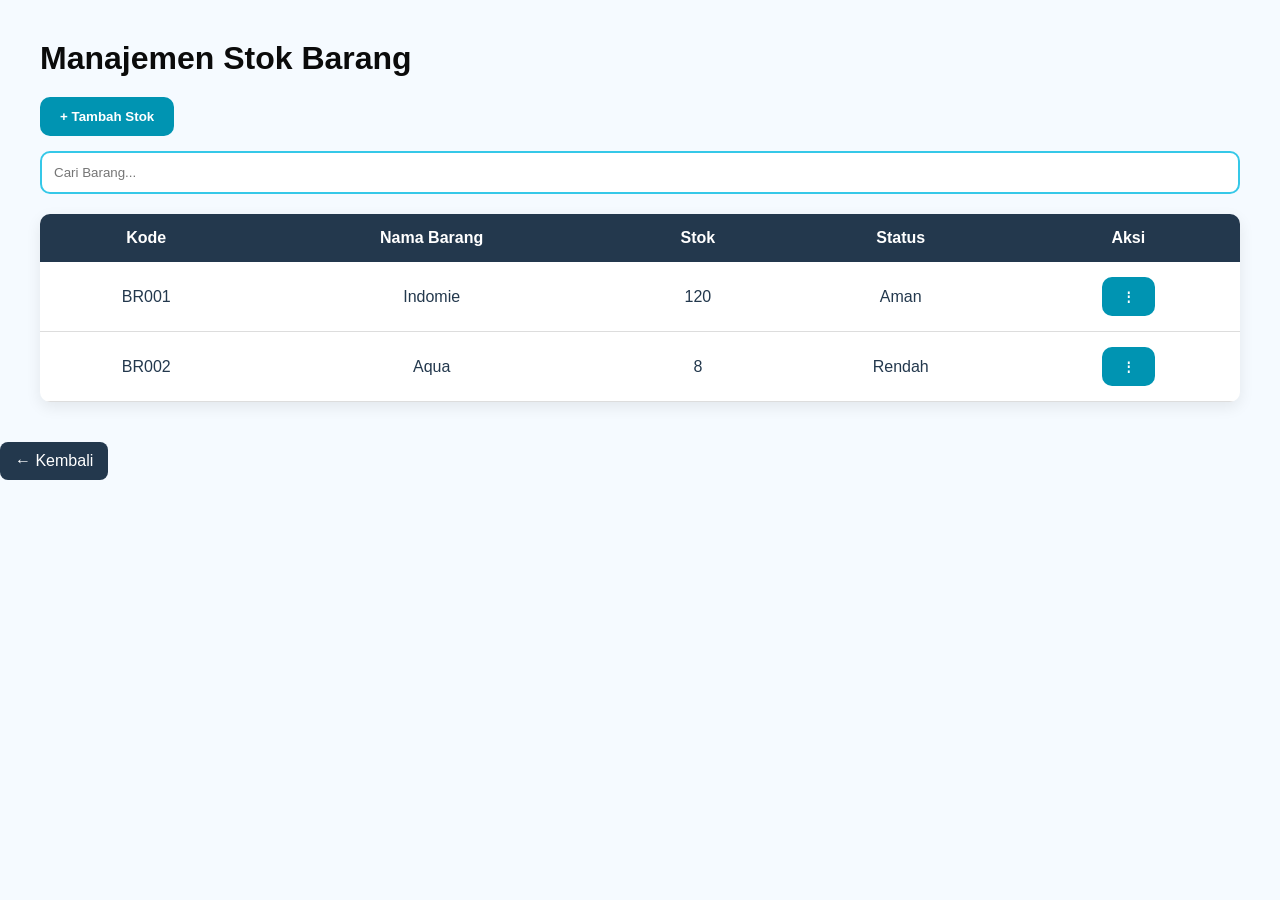
<file: tubez/stok/stok.html>
<!doctype html>
<html lang="id">
  <head>
    <meta charset="UTF-8" />
    <title>Manajemen Stok</title>

    <link rel="stylesheet" href="../css/style.css" />
  </head>
  <body>
    <div class="page">
      <h1>Manajemen Stok Barang</h1>

      <button class="btn"> + Tambah Stok </button>

      <input type="text" placeholder="Cari Barang..." class="search" />

      <table>
        <tr>
          <th>Kode</th>
          <th>Nama Barang</th>
          <th>Stok</th>
          <th>Status</th>
          <th>Aksi</th>
        </tr>

        <tr>
          <td>BR001</td>
          <td>Indomie</td>
          <td>120</td>
          <td>Aman</td>
          <td>
            <div class="dropdown">
              <button class="aksi-btn" onclick="toggleMenu(this)"> ⋮ </button>

              <div class="dropdown-menu">
                <button> Lihat Detail </button>

                <button> Request Perubahan </button>
              </div>
            </div>
          </td>
        </tr>

        <tr>
          <td>BR002</td>
          <td>Aqua</td>
          <td>8</td>
          <td>Rendah</td>
          <td>
            <div class="dropdown">
              <button class="aksi-btn" onclick="toggleMenu(this)"> ⋮ </button>

              <div class="dropdown-menu">
                <button> Lihat Detail </button>

                <button> Request Perubahan </button>
              </div>
            </div>
          </td>
        </tr>
      </table>
    </div>

    <div class="top-bar">
      <a href="../index.html" class="back-btn"> ← Kembali </a>
    </div>
  </body>
</html>
</file>
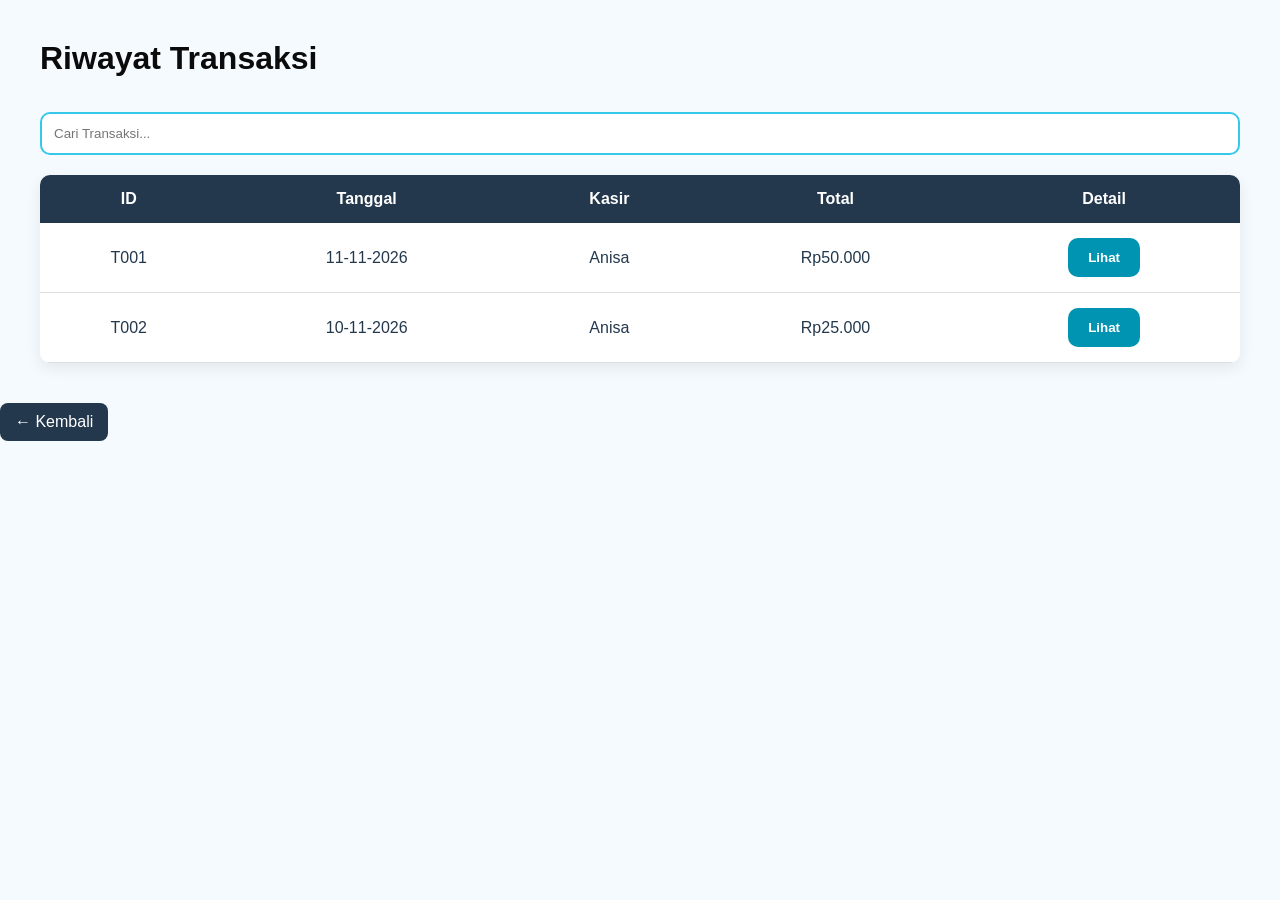
<file: tubez/transaksi/riwayat_transaksi.html>
<!DOCTYPE html>
<html lang="id">
<head>
    <meta charset="UTF-8">

    <title>Riwayat Transaksi</title>

    <link rel="stylesheet" href="../css/style.css">
</head>
<body>

<div class="page">

    <h1>Riwayat Transaksi</h1>

    <input type="text"
           placeholder="Cari Transaksi..."
           class="search">

    <table>

        <tr>
            <th>ID</th>
            <th>Tanggal</th>
            <th>Kasir</th>
            <th>Total</th>
            <th>Detail</th>
        </tr>

        <tr>
            <td>T001</td>
            <td>11-11-2026</td>
            <td>Anisa</td>
            <td>Rp50.000</td>
            <td>
                <button>Lihat</button>
            </td>
        </tr>

        <tr>
            <td>T002</td>
            <td>10-11-2026</td>
            <td>Anisa</td>
            <td>Rp25.000</td>
            <td>
                <button>Lihat</button>
            </td>
        </tr>

    </table>

</div>

<div class="top-bar">
    <a href="../index.html" class="back-btn">
        ← Kembali 
    </a>
</div>

</body>
</html>
</file>
<file: style.css>
* {
  box-sizing: border-box;
}
body {
  margin: 0;
  background: #f4f7fb;
  color: #243447;
  font:
    14px Arial,
    sans-serif;
}
a {
  text-decoration: none;
  color: inherit;
}
button,
input,
select,
textarea {
  font: inherit;
}
button {
  cursor: pointer;
}

.login-page {
  min-height: 100vh;
  display: grid;
  place-items: center;
  padding: 20px;
  background: linear-gradient(135deg, #173b63, #3478b9);
}
.login-card {
  width: min(420px, 100%);
  background: white;
  border-radius: 16px;
  padding: 30px;
  box-shadow: 0 15px 45px #102b4b44;
}
.brand {
  display: flex;
  align-items: center;
  gap: 12px;
  margin-bottom: 24px;
}
.brand-mark {
  width: 44px;
  height: 44px;
  border-radius: 12px;
  background: #3478b9;
  color: white;
  display: grid;
  place-items: center;
  font-weight: bold;
  font-size: 20px;
}
.brand h1,
.brand h2 {
  margin: 0;
  font-size: 21px;
}
.brand p {
  margin: 4px 0 0;
  color: #718096;
  font-size: 11px;
}
.login-card h2 {
  margin: 0 0 8px;
}
.muted {
  color: #718096;
}
.login-card form label,
.field {
  display: flex;
  flex-direction: column;
  gap: 7px;
  margin: 16px 0;
  font-weight: 600;
  font-size: 12px;
}
.login-card input,
.field input,
.field select,
.field textarea,
.toolbar input,
.toolbar select {
  padding: 11px;
  border: 1px solid #d8e1eb;
  border-radius: 8px;
  background: white;
  width: 100%;
  color: #243447;
}
.btn {
  border: 0;
  border-radius: 8px;
  background: #3478b9;
  color: white;
  padding: 10px 14px;
  font-weight: bold;
}
.btn:hover {
  filter: brightness(0.95);
}
.btn-light {
  background: #edf3f9;
  color: #173b63;
}
.btn-danger {
  background: #c94b45;
}
.btn-success {
  background: #16845b;
}
.btn-ghost {
  background: #ffffff1c;
  color: white;
}
.full {
  width: 100%;
}
.demo {
  margin-top: 18px;
  padding: 12px;
  background: #f2f6fa;
  border-radius: 8px;
  font-size: 11px;
  line-height: 1.8;
  color: #526477;
}
.error {
  color: #c0392b;
  font-size: 12px;
}

.layout {
  min-height: 100vh;
}
.sidebar {
  position: fixed;
  inset: 0 auto 0 0;
  width: 235px;
  background: #173b63;
  color: white;
  padding: 20px 14px;
  display: flex;
  flex-direction: column;
  overflow: auto;
}
.side-brand {
  padding: 0 7px 22px;
  margin-bottom: 8px;
}
.side-brand p {
  color: #b8c9db;
}
.sidebar nav {
  display: flex;
  flex-direction: column;
  gap: 5px;
}
.sidebar nav a {
  padding: 12px;
  border-radius: 8px;
  color: #d7e2ee;
  font-size: 13px;
}
.sidebar nav a:hover,
.sidebar nav a.active {
  background: #3478b9;
  color: white;
}
.side-user {
  margin-top: auto;
  border-top: 1px solid #ffffff2b;
  padding: 15px 7px 0;
  display: flex;
  flex-direction: column;
  gap: 7px;
}
.side-user span,
.user-info span {
  font-size: 11px;
  color: #b8c9db;
}
.main {
  margin-left: 235px;
  min-height: 100vh;
}
.topbar {
  height: 72px;
  background: white;
  border-bottom: 1px solid #e5ebf2;
  display: flex;
  justify-content: space-between;
  align-items: center;
  padding: 0 28px;
}
.topbar h3 {
  margin: 0;
  font-size: 16px;
}
.topbar p {
  margin: 5px 0 0;
  color: #718096;
  font-size: 11px;
}
.user-info {
  display: flex;
  flex-direction: column;
  gap: 4px;
  text-align: right;
}
.user-info span {
  color: #718096;
}
.content {
  padding: 26px;
  max-width: 1450px;
  margin: auto;
}

.page-head {
  display: flex;
  justify-content: space-between;
  align-items: flex-start;
  gap: 12px;
  margin-bottom: 18px;
}
.page-head h1 {
  font-size: 23px;
  margin: 0 0 6px;
}
.page-head p {
  margin: 0;
  color: #718096;
  font-size: 12px;
}
.panel,
.stat {
  background: white;
  border: 1px solid #e5ebf2;
  border-radius: 12px;
  padding: 18px;
  margin-bottom: 16px;
}
.stats {
  display: grid;
  grid-template-columns: repeat(4, minmax(0, 1fr));
  gap: 14px;
  margin-bottom: 16px;
}
.stat span {
  color: #718096;
  font-size: 12px;
}
.stat h2 {
  font-size: 22px;
  margin: 10px 0 3px;
}
.grid2 {
  display: grid;
  grid-template-columns: 1.2fr 1fr;
  gap: 15px;
}
.panel h3 {
  font-size: 15px;
  margin: 0 0 14px;
}
.toolbar {
  display: flex;
  gap: 9px;
  flex-wrap: wrap;
  margin-bottom: 14px;
}
.toolbar input {
  max-width: 300px;
}
.table-wrap {
  overflow-x: auto;
}
table {
  width: 100%;
  border-collapse: collapse;
  min-width: 600px;
}
th {
  text-align: left;
  background: #f6f8fb;
  color: #66778a;
  font-size: 11px;
  padding: 12px 10px;
}
td {
  padding: 12px 10px;
  border-bottom: 1px solid #edf1f5;
  font-size: 12px;
}
tr:last-child td {
  border-bottom: 0;
}
.badge {
  display: inline-block;
  border-radius: 20px;
  padding: 5px 8px;
  background: #edf3f9;
  color: #42617f;
  font-size: 10px;
  font-weight: bold;
}
.green {
  background: #e6f6ee;
  color: #16845b;
}
.orange {
  background: #fff3df;
  color: #a96813;
}
.red {
  background: #fdecea;
  color: #b9382d;
}
.actions {
  display: flex;
  gap: 5px;
  flex-wrap: wrap;
}
.btn-sm {
  padding: 7px 9px;
  font-size: 11px;
}
.empty {
  text-align: center;
  color: #718096;
  padding: 22px;
}
.field {
  font-weight: normal;
}
.field label {
  font-weight: bold;
}
.form-grid {
  display: grid;
  grid-template-columns: repeat(2, 1fr);
  gap: 0 14px;
}
.full-col {
  grid-column: 1/-1;
}
.inline-form {
  display: grid;
  grid-template-columns: 1.2fr 1fr 1fr auto;
  gap: 10px;
  align-items: end;
}
.inline-form .field {
  margin: 0;
}
.notice {
  background: #eef5fc;
  color: #345879;
  padding: 12px;
  border-radius: 8px;
  font-size: 12px;
  margin-bottom: 14px;
}
.line {
  display: flex;
  justify-content: space-between;
  gap: 12px;
  border-bottom: 1px solid #edf1f5;
  padding: 10px 0;
  font-size: 12px;
}
.total {
  font-size: 17px;
  font-weight: bold;
  border: 0;
}
.cart-grid {
  display: grid;
  grid-template-columns: 1.3fr 1fr;
  gap: 15px;
}
.modal-backdrop {
  position: fixed;
  inset: 0;
  background: #10243b88;
  display: grid;
  place-items: center;
  padding: 20px;
  z-index: 10;
}
.modal {
  width: min(560px, 100%);
  background: white;
  border-radius: 12px;
  padding: 22px;
  max-height: 90vh;
  overflow: auto;
}
.modal h2 {
  margin-top: 0;
}
.modal-actions {
  display: flex;
  justify-content: flex-end;
  gap: 8px;
  margin-top: 14px;
}
.receipt {
  max-width: 420px;
  margin: 15px auto;
  background: white;
  padding: 20px;
  border: 1px dashed #999;
  color: #222;
  font-family: Arial;
}
.receipt h2,
.receipt p {
  text-align: center;
}
.receipt p {
  font-size: 11px;
}
.receipt-row {
  display: flex;
  justify-content: space-between;
  gap: 10px;
  font-size: 12px;
  margin: 9px 0;
}
.receipt hr {
  border: 0;
  border-top: 1px dashed #999;
}
#printArea {
  display: none;
}
.chart {
  display: flex;
  align-items: flex-end;
  gap: 12px;
  height: 190px;
  border-bottom: 1px solid #ddd;
  padding: 10px;
}
.chart div {
  flex: 1;
  background: #3478b9;
  border-radius: 5px 5px 0 0;
  min-width: 15px;
}
.hidden {
  display: none !important;
}

@media (max-width: 900px) {
  .stats {
    grid-template-columns: repeat(2, 1fr);
  }
  .grid2,
  .cart-grid {
    grid-template-columns: 1fr;
  }
}
@media (max-width: 650px) {
  .sidebar {
    position: static;
    width: auto;
  }
  .sidebar nav {
    flex-direction: row;
    overflow: auto;
  }
  .sidebar nav a {
    white-space: nowrap;
  }
  .side-user {
    display: none;
  }
  .main {
    margin: 0;
  }
  .topbar {
    padding: 12px 16px;
  }
  .content {
    padding: 16px;
  }
  .inline-form,
  .form-grid {
    grid-template-columns: 1fr;
  }
  .full-col {
    grid-column: auto;
  }
  .stats {
    grid-template-columns: 1fr 1fr;
  }
}
@media print {
  body * {
    visibility: hidden !important;
  }
  #printArea,
  #printArea * {
    visibility: visible !important;
  }
  #printArea {
    display: block !important;
    position: absolute;
    left: 0;
    top: 0;
    width: 100%;
  }
  .receipt {
    border: 0;
  }
}
</file>
<file: tubez/style.css>
* {
  margin: 0;
  padding: 0;
  box-sizing: border-box;
  font-family: "Segoe UI", sans-serif;
}

body {
  min-height: 100vh;
  display: flex;
  justify-content: center;
  align-items: center;
  background: #eef3fa;
}

.login-container {
  width: 950px;
  min-height: 570px;
  display: flex;
  background: white;
  border-radius: 18px;
  overflow: hidden;
  box-shadow: 0 10px 40px rgba(0, 40, 90, 0.12);
}

/* PANEL KIRI */

.left-panel {
  width: 50%;
  padding: 40px;
  color: white;
  background: linear-gradient(145deg, #1765bd, #073b82);
  display: flex;
  flex-direction: column;
  justify-content: space-between;
}

.brand {
  display: flex;
  align-items: center;
  gap: 12px;
  font-size: 17px;
  font-weight: bold;
  letter-spacing: 1px;
}

.brand-icon {
  font-size: 25px;
}

.welcome {
  margin-top: 40px;
}

.welcome h1 {
  font-size: 35px;
  line-height: 1.3;
  margin-bottom: 18px;
}

.welcome p {
  font-size: 14px;
  color: #dceaff;
  line-height: 1.8;
}

.illustration {
  font-size: 70px;
  text-align: center;
  margin-top: 35px;
}

.left-footer {
  font-size: 11px;
  color: #c8ddf5;
}

/* PANEL KANAN */

.right-panel {
  width: 50%;
  padding: 45px;
  display: flex;
  flex-direction: column;
  justify-content: center;
}

.login-form {
  width: 100%;
  max-width: 350px;
  margin: auto;
}

.form-icon {
  font-size: 30px;
  margin-bottom: 15px;
}

.login-form h2 {
  color: #173d70;
  font-size: 27px;
  margin-bottom: 8px;
}

.subtitle {
  color: #8997a9;
  font-size: 13px;
  margin-bottom: 35px;
}

.input-group {
  margin-bottom: 22px;
}

.input-group label {
  display: block;
  color: #344c6b;
  font-size: 13px;
  font-weight: 600;
  margin-bottom: 9px;
}

.input-group input {
  width: 100%;
  padding: 14px;
  border: 1px solid #dce5f0;
  border-radius: 8px;
  background: #f9fbfe;
  outline: none;
  font-size: 13px;
}

.input-group input:focus {
  border-color: #1765bd;
}

button {
  width: 100%;
  padding: 15px;
  border: none;
  border-radius: 8px;
  background: #1765bd;
  color: white;
  font-size: 14px;
  font-weight: bold;
  cursor: pointer;
  transition: 0.3s;
}

button:hover {
  background: #0b478e;
}

.security-info {
  margin-top: 25px;
  text-align: center;
  font-size: 11px;
  color: #8997a9;
}

.right-footer {
  text-align: center;
  font-size: 11px;
  color: #a1adbd;
  margin-top: 30px;
}

/* RESPONSIVE */

@media (max-width: 750px) {
  body {
    padding: 20px;
  }

  .login-container {
    width: 100%;
    flex-direction: column;
  }

  .left-panel,
  .right-panel {
    width: 100%;
    padding: 30px;
  }

  .welcome h1 {
    font-size: 26px;
  }

  .illustration {
    font-size: 45px;
    margin-top: 15px;
  }
}
</file>
<file: tubez/buktitransaksi.css>
* {
  margin: 0;
  padding: 0;
  box-sizing: border-box;
  font-family: "Segoe UI", sans-serif;
}

body {
  background: #f2f5fa;
  color: #263b57;
}

.container {
  max-width: 1150px;
  margin: 40px auto;
  padding: 20px;
}

.header {
  display: flex;
  justify-content: space-between;
  align-items: center;
  margin-bottom: 30px;
}

.header h1 {
  color: #173d70;
  margin-bottom: 8px;
}

.header p {
  color: #8997a9;
  font-size: 14px;
}

.back-button {
  text-decoration: none;
  background: #103f7c;
  color: white;
  padding: 12px 18px;
  border-radius: 8px;
  font-size: 13px;
}

.search-box {
  display: flex;
  gap: 10px;
  margin-bottom: 25px;
}

.search-box input {
  flex: 1;
  padding: 13px;
  border: 1px solid #dce5f0;
  border-radius: 8px;
  outline: none;
}

.search-box button,
.print-button {
  background: #1765bd;
  color: white;
  border: none;
  padding: 12px 20px;
  border-radius: 8px;
  cursor: pointer;
  font-weight: bold;
}

.transaction-card,
.receipt-card {
  background: white;
  padding: 25px;
  border-radius: 12px;
  box-shadow: 0 5px 20px rgba(0, 0, 0, 0.04);
  margin-bottom: 25px;
}

.transaction-card h3 {
  margin-bottom: 20px;
  color: #173d70;
}

table {
  width: 100%;
  border-collapse: collapse;
}

th,
td {
  padding: 14px;
  text-align: left;
  border-bottom: 1px solid #edf0f5;
  font-size: 13px;
}

th {
  background: #f5f8fc;
  color: #53677f;
}

.detail-button {
  background: #1765bd;
  color: white;
  border: none;
  padding: 8px 13px;
  border-radius: 6px;
  cursor: pointer;
}

.receipt-card {
  display: none;
  max-width: 700px;
  margin: 30px auto;
}

.receipt-header {
  text-align: center;
  margin-bottom: 25px;
}

.receipt-header h2 {
  color: #173d70;
}

.receipt-header p {
  color: #8997a9;
  margin: 8px 0;
}

.status {
  display: inline-block;
  background: #e5f8ed;
  color: #16834b;
  padding: 6px 13px;
  border-radius: 20px;
  font-size: 12px;
  margin-top: 8px;
}

.receipt-info {
  margin: 20px 0;
  line-height: 2;
  font-size: 14px;
}

hr {
  border: none;
  border-top: 1px dashed #ccc;
  margin: 20px 0;
}

.receipt-card h3 {
  margin-bottom: 15px;
}

.payment-detail {
  margin-top: 20px;
  line-height: 2.2;
}

.payment-detail p {
  display: flex;
  justify-content: space-between;
}

.receipt-footer {
  text-align: center;
  color: #8997a9;
  margin: 25px 0;
  font-size: 13px;
}

.print-button {
  width: 100%;
}

@media print {
  body {
    background: white;
  }

  .container {
    margin: 0;
    padding: 0;
  }

  .header,
  .search-box,
  .transaction-card,
  .print-button {
    display: none !important;
  }

  .receipt-card {
    display: block !important;
    box-shadow: none;
    margin: 0 auto;
    max-width: 100%;
  }
}

@media (max-width: 700px) {
  .header {
    flex-direction: column;
    align-items: flex-start;
    gap: 15px;
  }

  .transaction-card {
    overflow-x: auto;
  }

  table {
    min-width: 550px;
  }
}
</file>
<file: tubez/dashboard.css>
* {
  margin: 0;
  padding: 0;
  box-sizing: border-box;
  font-family: "Segoe UI", sans-serif;
}

body {
  background: #f2f5fa;
  color: #263b57;
}

/* SIDEBAR */
.sidebar {
  width: 250px;
  height: 100vh;
  background: #103f7c;
  position: fixed;
  padding: 25px 15px;
  color: white;
  display: flex;
  flex-direction: column;
}

.sidebar h2 {
  margin-bottom: 40px;
}

.menu-title {
  color: #a9c7e9;
  font-size: 12px;
  margin-bottom: 15px;
}

.menu-item {
  display: block;
  padding: 14px;
  margin-bottom: 7px;
  color: white;
  text-decoration: none;
  border-radius: 8px;
  transition: 0.3s;
}

.menu-item:hover {
  background: #2875c9;
}

/* TOMBOL LOGOUT SIDEBAR */
.sidebar-logout {
  margin-top: auto;
  width: 100%;
  padding: 13px;
  border: 1px solid rgba(255, 255, 255, 0.3);
  border-radius: 10px;
  cursor: pointer;
  background: #ffffff;
  color: #103f7c;
  font-size: 14px;
  font-weight: bold;
  transition: 0.3s;
}

.sidebar-logout:hover {
  background: #e2edfa;
  transform: translateY(-2px);
}

/* KONTEN UTAMA */
.main-content {
  margin-left: 250px;
}

.topbar {
  height: 85px;
  background: white;
  display: flex;
  justify-content: space-between;
  align-items: center;
  padding: 0 35px;
}

.topbar p {
  font-size: 12px;
  color: #8997a9;
  margin-top: 5px;
}

.content {
  padding: 35px;
}

.content h1 {
  margin-bottom: 10px;
  color: #173d70;
}

.welcome {
  margin: 30px 0;
  padding: 30px;
  background: linear-gradient(110deg, #1765bd, #3289d8);
  border-radius: 12px;
  color: white;
}

.welcome p {
  margin-top: 10px;
}

/* BACKGROUND POPUP */
.logout-overlay {
  display: none;
  position: fixed;
  inset: 0;
  background: rgba(0, 0, 0, 0.5);
  backdrop-filter: blur(4px);
  justify-content: center;
  align-items: center;
  z-index: 9999;
  padding: 20px;
}

/* KOTAK POPUP */
.logout-box {
  background: white;
  width: 350px;
  max-width: 100%;
  padding: 30px;
  border-radius: 18px;
  text-align: center;
  box-shadow: 0 10px 40px rgba(0, 0, 0, 0.15);
  animation: popup 0.25s ease;
}

/* IKON LOGOUT */
.logout-icon {
  width: 65px;
  height: 65px;
  background: #fff0f0;
  color: #dc4444;
  border-radius: 50%;
  display: flex;
  justify-content: center;
  align-items: center;
  margin: 0 auto 18px;
  font-size: 30px;
}

.logout-box h2 {
  margin-bottom: 10px;
  color: #222;
}

.logout-box p {
  color: #777;
  font-size: 14px;
  margin-bottom: 25px;
  line-height: 1.6;
}

/* TOMBOL POPUP */
.logout-actions {
  display: flex;
  gap: 12px;
}

.logout-actions button {
  flex: 1;
  padding: 11px;
  border: none;
  border-radius: 9px;
  font-weight: 600;
  cursor: pointer;
  transition: 0.3s;
}

.btn-cancel {
  background: #eeeeee;
  color: #444;
}

.btn-cancel:hover {
  background: #dddddd;
}

.btn-logout {
  background: #dc4444;
  color: white;
}

.btn-logout:hover {
  background: #bd3030;
}

/* ANIMASI POPUP */
@keyframes popup {
  from {
    opacity: 0;
    transform: scale(0.9);
  }

  to {
    opacity: 1;
    transform: scale(1);
  }
}

/* RESPONSIVE */
@media (max-width: 750px) {
  .sidebar {
    width: 190px;
  }

  .main-content {
    margin-left: 190px;
  }

  .topbar {
    padding: 0 15px;
  }

  .content {
    padding: 20px;
  }
}


/* ==================================
   DASHBOARD CONTENT
================================== */

.content h1 {
    font-size: 27px;
    margin-bottom: 8px;
}

.section-heading {
    margin: 25px 0 18px;
}

.section-heading h2 {
    color: #173d70;
    font-size: 20px;
}

.section-heading p,
.panel-heading p {
    color: #8997a9;
    font-size: 13px;
    margin-top: 5px;
}

/* USER PROFILE */

.user-profile {
    display: flex;
    align-items: center;
    gap: 12px;
}

.user-avatar {
    width: 42px;
    height: 42px;
    background: #e5effb;
    border-radius: 50%;
    display: flex;
    align-items: center;
    justify-content: center;
}

.user-profile p {
    font-size: 12px;
    color: #8997a9;
    margin-top: 4px;
}

/* ACTIVE MENU */

.menu-item.active {
    background: #2875c9;
    font-weight: bold;
}

/* WELCOME */

.welcome {
    display: flex;
    align-items: center;
    min-height: 145px;
    background: linear-gradient(110deg, #103f7c, #3289d8);
}

/* STATISTICS CARDS */

.stats-grid {
    display: grid;
    grid-template-columns: repeat(4, 1fr);
    gap: 18px;
    margin-bottom: 25px;
}

.stat-card {
    background: white;
    padding: 22px;
    border-radius: 13px;
    box-shadow: 0 4px 15px rgba(0,0,0,0.04);
    border: 1px solid #e8eef5;
}

.stat-card p {
    color: #8997a9;
    font-size: 13px;
    margin: 13px 0 7px;
}

.stat-card h2 {
    color: #173d70;
    font-size: 23px;
    overflow-wrap: anywhere;
}

.stat-card span {
    display: block;
    color: #8997a9;
    font-size: 11px;
    margin-top: 8px;
}

.stat-icon {
    width: 43px;
    height: 43px;
    display: flex;
    align-items: center;
    justify-content: center;
    border-radius: 11px;
    font-size: 21px;
}

.stat-icon.blue {
    background: #e5efff;
}

.stat-icon.red {
    background: #fff0f0;
}

.stat-icon.green {
    background: #e5f8ef;
}

.stat-icon.purple {
    background: #f1eaff;
}

/* DASHBOARD GRID */

.dashboard-grid {
    display: grid;
    grid-template-columns: 1.6fr 1fr;
    gap: 20px;
    margin-bottom: 22px;
}

/* PANEL */

.panel {
    background: white;
    padding: 24px;
    border-radius: 13px;
    margin-bottom: 22px;
    box-shadow: 0 4px 15px rgba(0,0,0,0.04);
    border: 1px solid #e8eef5;
    min-width: 0;
}

.panel-heading {
    display: flex;
    align-items: center;
    justify-content: space-between;
    margin-bottom: 22px;
}

.panel-heading h3 {
    color: #173d70;
    font-size: 17px;
}

.panel-label {
    background: #e5efff;
    color: #1765bd;
    padding: 7px 12px;
    border-radius: 8px;
    font-size: 12px;
}

/* SALES CHART */

.chart {
    height: 210px;
    display: flex;
    align-items: end;
    justify-content: space-around;
    gap: 15px;
    border-bottom: 1px solid #e5eaf0;
    padding: 10px 5px 0;
}

.chart-column {
    height: 100%;
    flex: 1;
    display: flex;
    flex-direction: column;
    justify-content: end;
    align-items: center;
    gap: 10px;
}

.bar {
    width: 55%;
    max-width: 45px;
    min-height: 5px;
    background: linear-gradient(180deg, #3289d8, #103f7c);
    border-radius: 7px 7px 0 0;
    transition: 0.3s;
}

.bar:hover {
    opacity: 0.7;
}

.chart-column span {
    font-size: 12px;
    color: #8997a9;
}

/* STOCK ALERT */

.stock-alert {
    display: flex;
    justify-content: space-between;
    align-items: center;
    padding: 14px 0;
    border-bottom: 1px solid #edf0f5;
    font-size: 13px;
    gap: 10px;
}

.stock-alert strong {
    color: #dc4444;
}

/* TABLE */

.panel table {
    width: 100%;
    border-collapse: collapse;
    font-size: 13px;
    box-shadow: none;
}

.panel th {
    background: #edf4fc;
    color: #173d70;
    padding: 14px;
}

.panel td {
    padding: 14px;
    color: #52647b;
    border-bottom: 1px solid #edf0f5;
    text-align: center;
}

/* STATUS */

.status-badge {
    padding: 6px 11px;
    border-radius: 20px;
    font-size: 11px;
    font-weight: bold;
    white-space: nowrap;
}

.status-badge.approved {
    background: #dcfce7;
    color: #15803d;
}

.status-badge.pending {
    background: #fff3d6;
    color: #b7791f;
}

.status-badge.danger {
    background: #fee2e2;
    color: #dc2626;
}

/* LINKS AND ACTIONS */

.panel-link {
    display: inline-block;
    margin-top: 18px;
    color: #1765bd;
    text-decoration: none;
    font-size: 13px;
    font-weight: bold;
}

.quick-action {
    display: flex;
    justify-content: space-between;
    align-items: center;
    gap: 15px;
    background: #f2f7ff;
    padding: 22px;
    border-radius: 12px;
}

.quick-action h3 {
    color: #173d70;
}

.quick-action p {
    color: #8997a9;
    font-size: 13px;
    margin-top: 8px;
}

.action-button {
    display: inline-block;
    background: #1765bd;
    color: white;
    text-decoration: none;
    padding: 12px 18px;
    border-radius: 9px;
    font-size: 13px;
    font-weight: bold;
    white-space: nowrap;
}

.request-info {
    display: flex;
    justify-content: space-between;
    align-items: center;
    gap: 12px;
    font-size: 13px;
}

/* RESPONSIVE */

@media (max-width: 1100px) {
    .stats-grid {
        grid-template-columns: repeat(2, 1fr);
    }

    .dashboard-grid {
        grid-template-columns: 1fr;
    }
}

@media (max-width: 600px) {
    .sidebar {
        width: 70px;
        padding: 20px 8px;
    }

    .sidebar h2 {
        font-size: 0;
    }

    .sidebar .menu-title {
        display: none;
    }

    .menu-item {
        font-size: 0;
        text-align: center;
    }

    .menu-item span {
        font-size: 20px;
    }

    .sidebar-logout {
        font-size: 0;
    }

    .main-content {
        margin-left: 70px;
    }

    .stats-grid {
        grid-template-columns: 1fr;
    }

    .content {
        padding: 15px;
    }

    .topbar {
        padding: 0 15px;
    }

    .quick-action,
    .request-info {
        flex-direction: column;
        align-items: flex-start;
    }

    .panel {
        overflow-x: auto;
    }
}


/* ===================================
   REFINEMENT - TOKOKITA DASHBOARD
=================================== */

/* FONT */
@import url('https://fonts.googleapis.com/css2?family=Inter:wght@400;500;600;700&display=swap');

* {
    font-family: 'Inter', sans-serif;
}

body {
    background: #F6F8FB;
    color: #263445;
}

/* SIDEBAR */
.sidebar {
    background: #163A63;
}

.menu-item {
    font-size: 13px;
    font-weight: 500;
    padding: 13px 14px;
    border-radius: 8px;
}

.menu-item:hover {
    background: #245580;
}

.menu-item.active {
    background: #3478B9;
}

/* TOPBAR */
.topbar {
    border-bottom: 1px solid #E9EDF2;
    height: 78px;
}

/* CONTENT */
.content {
    padding: 32px;
}

.content h1 {
    font-size: 25px;
    font-weight: 700;
    letter-spacing: -0.6px;
}

/* WELCOME */
.welcome {
    background: #163A63;
    border-radius: 12px;
    padding: 27px;
    margin: 25px 0;
}

/* STAT CARD */
.stat-card {
    border: 1px solid #E9EDF2;
    border-radius: 12px;
    box-shadow: 0 2px 8px rgba(25, 50, 80, 0.035);
    transition: transform .2s ease,
                box-shadow .2s ease;
}

.stat-card:hover {
    transform: translateY(-3px);
    box-shadow: 0 6px 16px rgba(25, 50, 80, 0.07);
}

.stat-card h2 {
    font-size: 24px;
    font-weight: 700;
    letter-spacing: -0.5px;
}

/* PANEL */
.panel {
    border: 1px solid #E9EDF2;
    border-radius: 12px;
    box-shadow: 0 2px 8px rgba(25, 50, 80, 0.035);
}

.panel-heading h3 {
    font-size: 16px;
    font-weight: 600;
}

/* TABLE */
.panel th {
    background: #F0F4F8;
    font-weight: 600;
}

.panel td {
    font-size: 12px;
}

/* BUTTON */
.action-button {
    background: #3478B9;
    border-radius: 8px;
    transition: .2s;
}

.action-button:hover {
    background: #245D91;
}

/* STATUS */
.status-badge {
    font-weight: 500;
    border-radius: 6px;
    padding: 6px 10px;
}

/* LINKS */
.panel-link {
    font-weight: 600;
    transition: .2s;
}

.panel-link:hover {
    color: #163A63;
}

/* RESPONSIVE */
@media (max-width: 750px) {
    .content {
        padding: 18px;
    }
}

.welcome {
    display: flex;
    flex-direction: column;
    align-items: flex-start;
    justify-content: center;
    gap: 8px;
}

.welcome h2 {
    margin: 0;
}

.welcome p {
    margin: 0;
    line-height: 1.6;
}

.cashier-stats {
    grid-template-columns: repeat(3, minmax(0, 1fr));
}
</file>
<file: tubez/transaksi.css>
@import url('https://fonts.googleapis.com/css2?family=Inter:wght@400;500;600;700&display=swap');

* {
    margin: 0;
    padding: 0;
    box-sizing: border-box;
}

body {
    font-family: 'Inter', sans-serif;
    background: #F6F8FB;
    color: #263445;
}

/* SIDEBAR */
.sidebar {
    width: 250px;
    height: 100vh;
    position: fixed;
    top: 0;
    left: 0;
    background: #163A63;
    color: white;
    display: flex;
    flex-direction: column;
    padding: 25px 18px;
    z-index: 10;
}

.brand {
    display: flex;
    align-items: center;
    gap: 12px;
    padding: 0 8px 32px;
}

.brand-icon {
    width: 42px;
    height: 42px;
    border-radius: 10px;
    background: #3478B9;
    display: flex;
    align-items: center;
    justify-content: center;
    font-weight: 700;
    font-size: 15px;
}

.brand h2 {
    font-size: 19px;
    font-weight: 700;
}

.brand p {
    font-size: 10px;
    color: #B9C9DC;
    margin-top: 4px;
}

.menu-label {
    color: #A9BCD1;
    font-size: 10px;
    font-weight: 600;
    letter-spacing: 1px;
    padding: 0 12px;
    margin-bottom: 12px;
}

.sidebar-menu {
    display: flex;
    flex-direction: column;
    gap: 7px;
}

.menu-item {
    display: flex;
    align-items: center;
    gap: 13px;
    padding: 13px 12px;
    border-radius: 7px;
    color: #D4DFEB;
    text-decoration: none;
    font-size: 12px;
    transition: 0.2s;
}

.menu-item:hover {
    background: rgba(255, 255, 255, 0.09);
    color: white;
}

.menu-item.active {
    background: #3478B9;
    color: white;
    font-weight: 600;
}

.menu-icon {
    width: 19px;
    text-align: center;
    font-size: 16px;
}

.sidebar-bottom {
    margin-top: auto;
}

.logout-button {
    width: 100%;
    padding: 13px 12px;
    border: none;
    background: transparent;
    color: #D4DFEB;
    text-align: left;
    font-family: inherit;
    font-size: 12px;
    cursor: pointer;
    border-radius: 7px;
}

.logout-button:hover {
    background: rgba(255, 255, 255, 0.09);
}

.logout-button span {
    margin-right: 12px;
}

/* MAIN CONTENT */
.main-content {
    margin-left: 250px;
    min-height: 100vh;
}

/* TOPBAR */
.topbar {
    height: 82px;
    background: white;
    border-bottom: 1px solid #E8EDF3;
    display: flex;
    align-items: center;
    justify-content: space-between;
    padding: 0 35px;
}

.topbar-subtitle {
    font-size: 10px;
    color: #8492A3;
    margin-bottom: 5px;
}

.topbar h3 {
    font-size: 15px;
    font-weight: 600;
    color: #263445;
}

.user-profile {
    display: flex;
    align-items: center;
    gap: 11px;
}

.user-avatar {
    width: 38px;
    height: 38px;
    border-radius: 50%;
    background: #E7F0FA;
    color: #163A63;
    display: flex;
    align-items: center;
    justify-content: center;
    font-weight: 700;
}

.user-profile strong {
    font-size: 12px;
}

.user-profile p {
    font-size: 10px;
    color: #8492A3;
    margin-top: 3px;
}

/* CONTENT */
.content {
    padding: 30px 35px;
}

.page-heading {
    display: flex;
    justify-content: space-between;
    align-items: center;
    margin-bottom: 25px;
}

.page-heading h1 {
    font-size: 22px;
    font-weight: 700;
    color: #263445;
}

.page-heading p {
    font-size: 12px;
    color: #8492A3;
    margin-top: 7px;
}

.page-status {
    background: #EAF5F0;
    color: #26866A;
    padding: 8px 12px;
    border-radius: 6px;
    font-size: 10px;
    font-weight: 600;
}

/* TRANSACTION LAYOUT */
.transaction-layout {
    display: grid;
    grid-template-columns: minmax(0, 1.55fr) minmax(300px, 1fr);
    gap: 20px;
    align-items: start;
}

.right-panel {
    display: flex;
    flex-direction: column;
    gap: 20px;
}

.panel {
    background: white;
    border: 1px solid #E8EDF3;
    border-radius: 10px;
    padding: 22px;
    box-shadow: 0 3px 12px rgba(25, 50, 80, 0.03);
}

.panel-header {
    display: flex;
    justify-content: space-between;
    align-items: center;
    margin-bottom: 20px;
}

.panel-header h2 {
    font-size: 15px;
    font-weight: 600;
    color: #263445;
}

.panel-header p {
    font-size: 11px;
    color: #8492A3;
    margin-top: 5px;
}

/* SEARCH */
.search-box {
    height: 42px;
    border: 1px solid #E1E7EF;
    border-radius: 7px;
    display: flex;
    align-items: center;
    gap: 10px;
    padding: 0 13px;
    margin-bottom: 18px;
    color: #8492A3;
}

.search-box span {
    font-size: 21px;
}

.search-box input {
    width: 100%;
    border: none;
    outline: none;
    font-family: inherit;
    font-size: 11px;
    color: #263445;
}

.search-box:focus-within {
    border-color: #3478B9;
}

/* PRODUCT TABLE */
.table-wrapper {
    width: 100%;
    overflow-x: auto;
}

.product-table {
    width: 100%;
    border-collapse: collapse;
    text-align: left;
}

.product-table th {
    background: #F6F8FB;
    color: #77879A;
    font-size: 10px;
    font-weight: 600;
    padding: 13px 10px;
    white-space: nowrap;
}

.product-table td {
    padding: 14px 10px;
    border-bottom: 1px solid #EDF0F4;
    font-size: 10px;
    color: #536275;
}

.product-table button {
    background: #EAF2FA;
    color: #28649B;
    border: none;
    border-radius: 5px;
    padding: 7px 10px;
    font-family: inherit;
    font-size: 10px;
    font-weight: 600;
    cursor: pointer;
}

.product-table button:hover {
    background: #D8E8F7;
}

/* CART */
.cart-badge {
    min-width: 27px;
    height: 27px;
    padding: 0 7px;
    border-radius: 50%;
    background: #EAF2FA;
    color: #28649B;
    display: flex;
    align-items: center;
    justify-content: center;
    font-size: 11px;
    font-weight: 700;
}

.cart-items {
    min-height: 125px;
}

.empty-cart {
    text-align: center;
    padding: 22px 10px;
}

.empty-icon {
    font-size: 27px;
    margin-bottom: 10px;
}

.empty-cart h3 {
    font-size: 12px;
    color: #536275;
    margin-bottom: 6px;
}

.empty-cart p {
    font-size: 10px;
    color: #9AA6B4;
}

.cart-summary {
    border-top: 1px solid #EDF0F4;
    padding-top: 16px;
    margin-top: 12px;
}

.summary-row {
    display: flex;
    justify-content: space-between;
    align-items: center;
    margin-bottom: 13px;
    font-size: 11px;
}

.summary-row span {
    color: #8492A3;
}

.summary-row strong {
    color: #263445;
    font-weight: 600;
}

.total-row {
    font-size: 13px;
    margin-bottom: 0;
}

.total-row strong {
    color: #163A63;
    font-size: 17px;
}

.clear-button {
    width: 100%;
    margin-top: 17px;
    padding: 10px;
    border: 1px solid #E1E7EF;
    border-radius: 6px;
    background: white;
    color: #718096;
    font-family: inherit;
    font-size: 10px;
    cursor: pointer;
}

.clear-button:hover {
    background: #F6F8FB;
}

/* PAYMENT */
.payment-panel label {
    display: block;
    color: #536275;
    font-size: 11px;
    font-weight: 600;
    margin-bottom: 9px;
}

.input-money {
    display: flex;
    align-items: center;
    border: 1px solid #E1E7EF;
    border-radius: 7px;
    height: 43px;
    padding: 0 12px;
    gap: 9px;
}

.input-money span {
    color: #8492A3;
    font-size: 11px;
}

.input-money input {
    width: 100%;
    border: none;
    outline: none;
    font-family: inherit;
    font-size: 12px;
}

.input-money:focus-within {
    border-color: #3478B9;
}

.change-box {
    display: flex;
    justify-content: space-between;
    align-items: center;
    background: #F4F7FB;
    padding: 14px;
    border-radius: 7px;
    margin-top: 15px;
}

.change-box span {
    font-size: 11px;
    color: #718096;
}

.change-box strong {
    font-size: 14px;
    color: #26866A;
}

.process-button {
    width: 100%;
    padding: 13px;
    margin-top: 17px;
    border: none;
    border-radius: 7px;
    background: #163A63;
    color: white;
    font-family: inherit;
    font-size: 11px;
    font-weight: 600;
    cursor: pointer;
    transition: 0.2s;
}

.process-button:hover {
    background: #245582;
}

/* MODAL STRUK */
.modal-overlay {
    display: none;
    position: fixed;
    inset: 0;
    background: rgba(20, 35, 55, 0.5);
    align-items: center;
    justify-content: center;
    padding: 20px;
    z-index: 20;
}

.receipt-modal {
    width: 100%;
    max-width: 430px;
    max-height: 90vh;
    overflow-y: auto;
    background: white;
    border-radius: 10px;
    padding: 25px;
}

.receipt-header {
    text-align: center;
    margin-bottom: 20px;
}

.receipt-header h2 {
    font-size: 18px;
    color: #163A63;
}

.receipt-header p {
    font-size: 11px;
    color: #8492A3;
    margin-top: 6px;
}

.receipt-actions {
    display: flex;
    gap: 10px;
    margin-top: 20px;
}

.receipt-actions button {
    flex: 1;
    padding: 11px;
    border: none;
    border-radius: 6px;
    font-family: inherit;
    font-size: 11px;
    font-weight: 600;
    cursor: pointer;
}

.print-button {
    background: #163A63;
    color: white;
}

.close-button {
    background: #EDF1F5;
    color: #536275;
}

/* RESPONSIVE */
@media (max-width: 1050px) {
    .transaction-layout {
        grid-template-columns: 1fr;
    }
}

@media (max-width: 700px) {
    .sidebar {
        width: 70px;
        padding: 20px 10px;
    }

    .brand {
        justify-content: center;
        padding: 0 0 30px;
    }

    .brand > div:last-child,
    .menu-label,
    .menu-item span:last-child,
    .logout-button {
        display: none;
    }

    .menu-item {
        justify-content: center;
        padding: 13px 5px;
    }

    .main-content {
        margin-left: 70px;
    }

    .topbar {
        padding: 0 15px;
    }

    .content {
        padding: 22px 15px;
    }

    .page-heading {
        align-items: flex-start;
        gap: 10px;
    }

    .page-heading h1 {
        font-size: 18px;
    }

    .page-status {
        display: none;
    }

    .panel {
        padding: 16px;
    }
}

/* PRINT STRUK */
@media print {
    body * {
        visibility: hidden;
    }

    #receiptModal,
    #receiptModal * {
        visibility: visible;
    }

    #receiptModal {
        display: block !important;
        position: absolute;
        inset: 0;
        background: white;
        padding: 0;
    }

    .receipt-modal {
        max-width: 100%;
        max-height: none;
        box-shadow: none;
        border-radius: 0;
    }

    .receipt-actions {
        display: none;
    }
}


/* =================================
   PERBAIKAN TAMPILAN KERANJANG
================================= */

.cart-items {
    display: flex;
    flex-direction: column;
    gap: 12px;
    min-height: 125px;
}

.cart-items .cart-item {
    display: flex;
    align-items: center;
    justify-content: space-between;
    flex-wrap: wrap;
    gap: 12px;
    padding: 14px 0;
    border-bottom: 1px solid #EDF0F4;
}

.cart-items .cart-item strong {
    display: block;
    font-size: 12px;
    color: #263445;
    margin-bottom: 5px;
}

.cart-items .cart-item button {
    width: 29px;
    height: 29px;
    display: inline-flex;
    align-items: center;
    justify-content: center;
    border: 1px solid #E1E7EF;
    border-radius: 6px;
    background: #F6F8FB;
    color: #536275;
    font-family: inherit;
    font-size: 14px;
    font-weight: 600;
    cursor: pointer;
    transition: 0.2s;
}

.cart-items .cart-item button:hover {
    background: #EAF2FA;
    border-color: #3478B9;
    color: #163A63;
}

/* Tombol hapus produk */
.cart-items .cart-item .remove-item,
.cart-items .cart-item button.remove-button {
    background: #FFF3F2;
    color: #D45B56;
    border-color: #F5DEDC;
}

.cart-items .cart-item .remove-item:hover,
.cart-items .cart-item button.remove-button:hover {
    background: #FCE4E2;
    color: #B83E39;
}

/* Informasi harga produk */
.cart-items .cart-item .item-price,
.cart-items .cart-item .item-subtotal {
    font-size: 11px;
    color: #718096;
}

/* Tampilan kontrol jumlah */
.cart-items .quantity-control {
    display: flex;
    align-items: center;
    gap: 7px;
}

.cart-items .quantity-control span {
    min-width: 20px;
    text-align: center;
    font-size: 12px;
    font-weight: 600;
    color: #263445;
}

/* Tampilan kosong */
.empty-cart {
    display: flex;
    flex-direction: column;
    align-items: center;
    justify-content: center;
    min-height: 150px;
    text-align: center;
    padding: 20px;
}

.empty-icon {
    width: 48px;
    height: 48px;
    display: flex;
    align-items: center;
    justify-content: center;
    border-radius: 50%;
    background: #F0F5FA;
    font-size: 21px;
    margin-bottom: 12px;
}

/* Responsif */
@media (max-width: 700px) {
    .cart-items .cart-item {
        gap: 10px;
    }
}


/* FINAL REFINEMENT KERANJANG TOKOKITA */

.cart-items {
    display: flex;
    flex-direction: column;
}

.cart-items .cart-item {
    display: flex;
    flex-direction: column;
    gap: 12px;
    padding: 16px 0;
    border-bottom: 1px solid #EDF0F4;
}

.cart-product {
    display: flex;
    flex-direction: column;
    gap: 5px;
}

.cart-product strong {
    font-size: 12px;
    font-weight: 600;
    color: #263445;
}

.cart-product .item-unit-price {
    font-size: 10px;
    color: #8492A3;
}

.cart-item-bottom {
    display: flex;
    justify-content: space-between;
    align-items: center;
    gap: 10px;
}

.cart-controls {
    display: flex;
    align-items: center;
    gap: 7px;
}

.cart-controls .quantity-button,
.cart-controls .remove-button {
    width: 29px;
    height: 29px;
    display: flex;
    justify-content: center;
    align-items: center;
    border-radius: 6px;
    font-family: inherit;
    cursor: pointer;
    transition: 0.2s;
}

.cart-controls .quantity-button {
    border: 1px solid #DFE6EF;
    background: #F6F8FB;
    color: #536275;
    font-size: 14px;
}

.cart-controls .quantity-button:hover {
    background: #EAF2FA;
    border-color: #3478B9;
}

.cart-controls .quantity-number {
    min-width: 18px;
    text-align: center;
    font-size: 12px;
    font-weight: 600;
    color: #263445;
}

.cart-controls .remove-button {
    margin-left: 3px;
    border: 1px solid #F2D8D7;
    background: #FFF5F4;
    color: #D45B56;
    font-size: 17px;
}

.cart-controls .remove-button:hover {
    background: #FCE4E2;
}

.cart-subtotal {
    display: flex;
    flex-direction: column;
    align-items: flex-end;
    gap: 4px;
}

.cart-subtotal span {
    font-size: 10px;
    color: #8492A3;
}

.cart-subtotal strong {
    font-size: 12px;
    color: #263445;
    font-weight: 600;
}
</file>
<file: tubez/css/style.css>
/* RESET */

*{
    margin:0;
    padding:0;
    box-sizing:border-box;
    font-family:'Segoe UI', sans-serif;
}

body{
    background:#F5FAFF;
    color:#23384D;
}


/* HALAMAN */

.page{
    padding:40px;
}

.page h1{
    color:#0b0b0b;
    margin-bottom:20px;
}

/* BUTTON */

.btn,
button{
    background:#0094b2;

    color:white;

    border:none;

    padding:12px 20px;

    border-radius:10px;

    cursor:pointer;

    font-weight:bold;

    transition:.3s;
}

button:hover{
    transform:scale(1.05);
}

/* SEARCH */

.search{
    width:100%;
    padding:12px;

    margin-top:15px;
    margin-bottom:20px;

    border:2px solid #35C8E8;
    border-radius:10px;
}

/* TABLE */

table{
    width:100%;
    border-collapse:collapse;
    background:white;

    border-radius:10px;
    overflow:hidden;

    box-shadow:0px 5px 15px rgba(0,0,0,0.08);
}

th{
    background:#23384D;
    color:white;
    padding:15px;
}

td{
    padding:15px;
    text-align:center;
    border-bottom:1px solid #ddd;
}

tr:hover{
    background:#eefcff;
}

/* STATUS */

.status{
    color:white;
    padding:6px 12px;
    border-radius:20px;
    font-size:14px;
}

.aman{
    background:#10B981;
}

.rendah{
    background:#EF4444;
}

.request{
    background:#5C2E91;
}

.back-btn{
    text-decoration:none;
    background:#23384D;
    color:white;
    padding:10px 15px;
    border-radius:8px;
    display:inline-block;
    margin-bottom:20px;
}

.dropdown{
    position:relative;
}

.dropdown-menu{

    display:none;

    position:absolute;

    top:100%;
    right:0;

    background:white;

    min-width:170px;

    box-shadow:0 4px 12px rgba(0,0,0,0.15);

    border-radius:10px;

    z-index:1000;

    overflow:hidden;
}

.dropdown-menu button{

    display:block;

    width:100%;

    padding:12px;

    border:none;

    background:white;

    color:#23384D;

    text-align:left;

    cursor:pointer;
}

.dropdown-menu button:hover{
    background:#f0f8ff;
}

.show{
    display:block;
}
</file>
